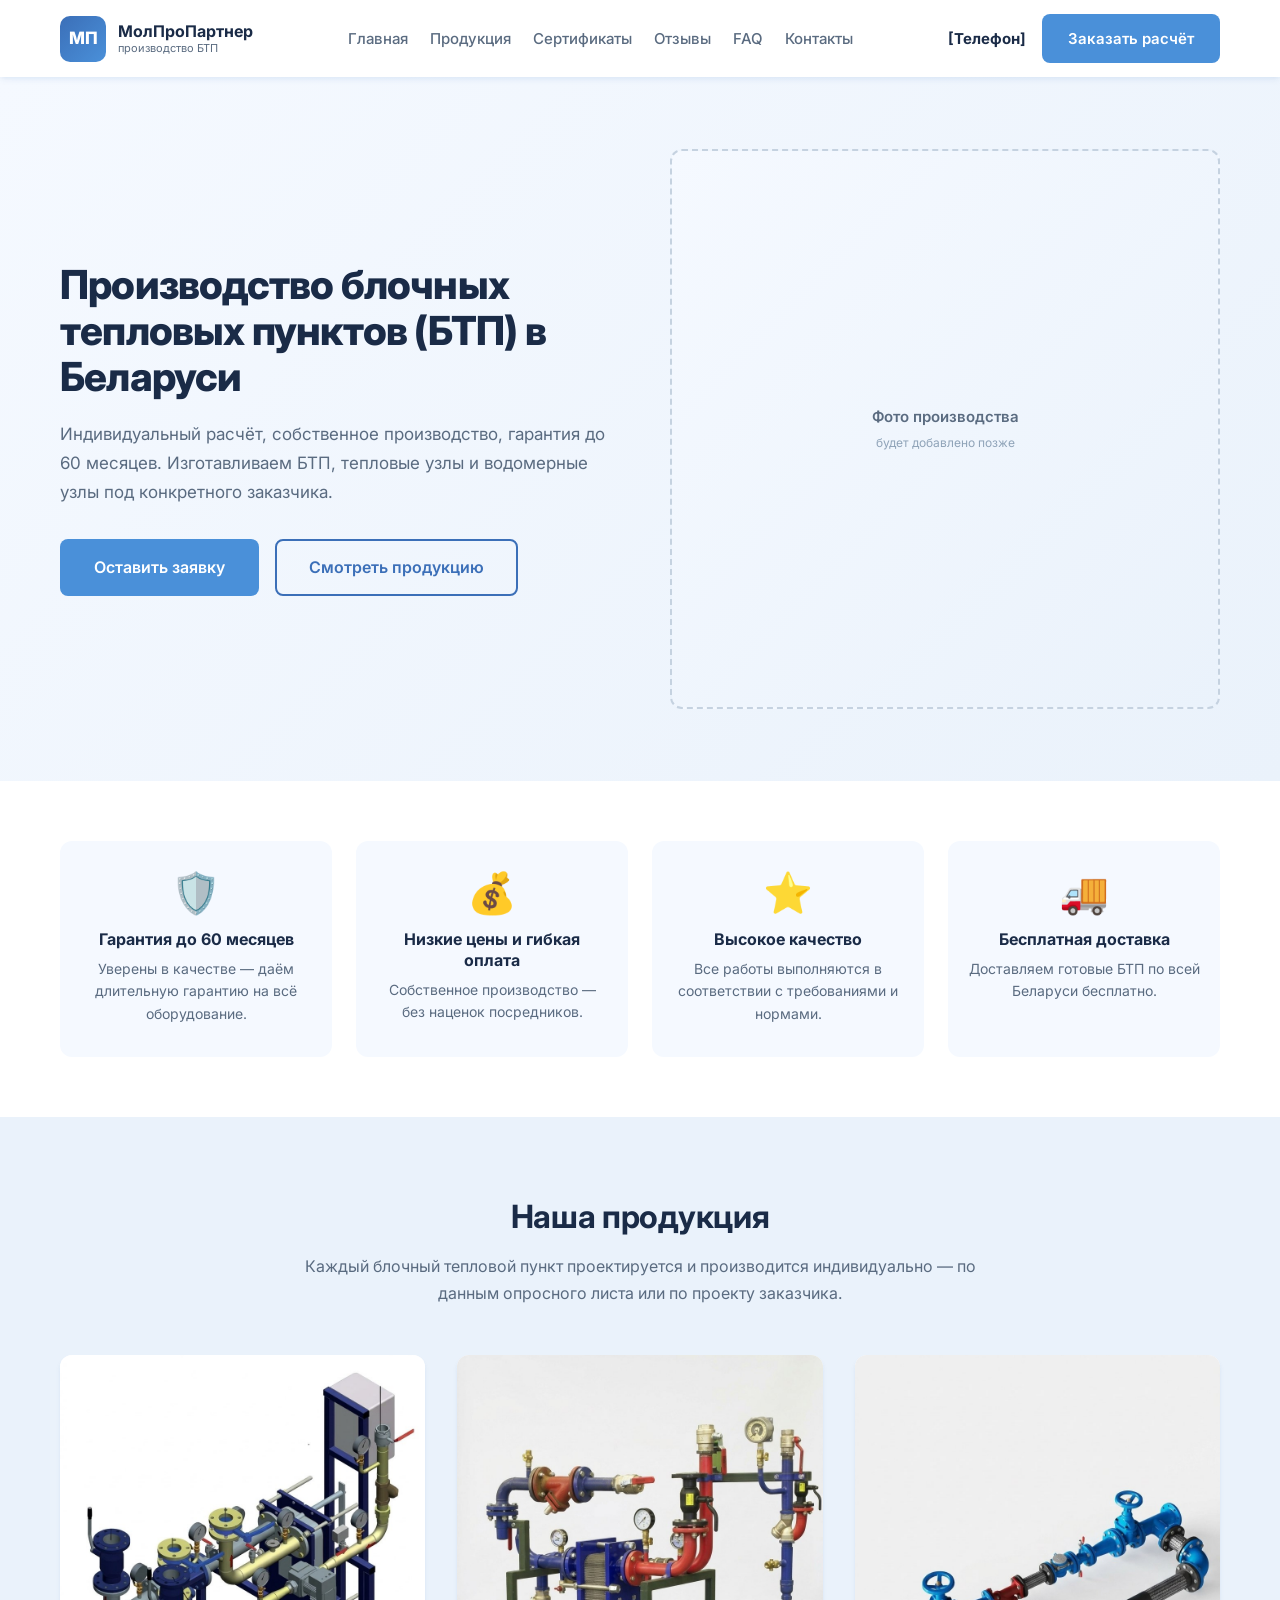
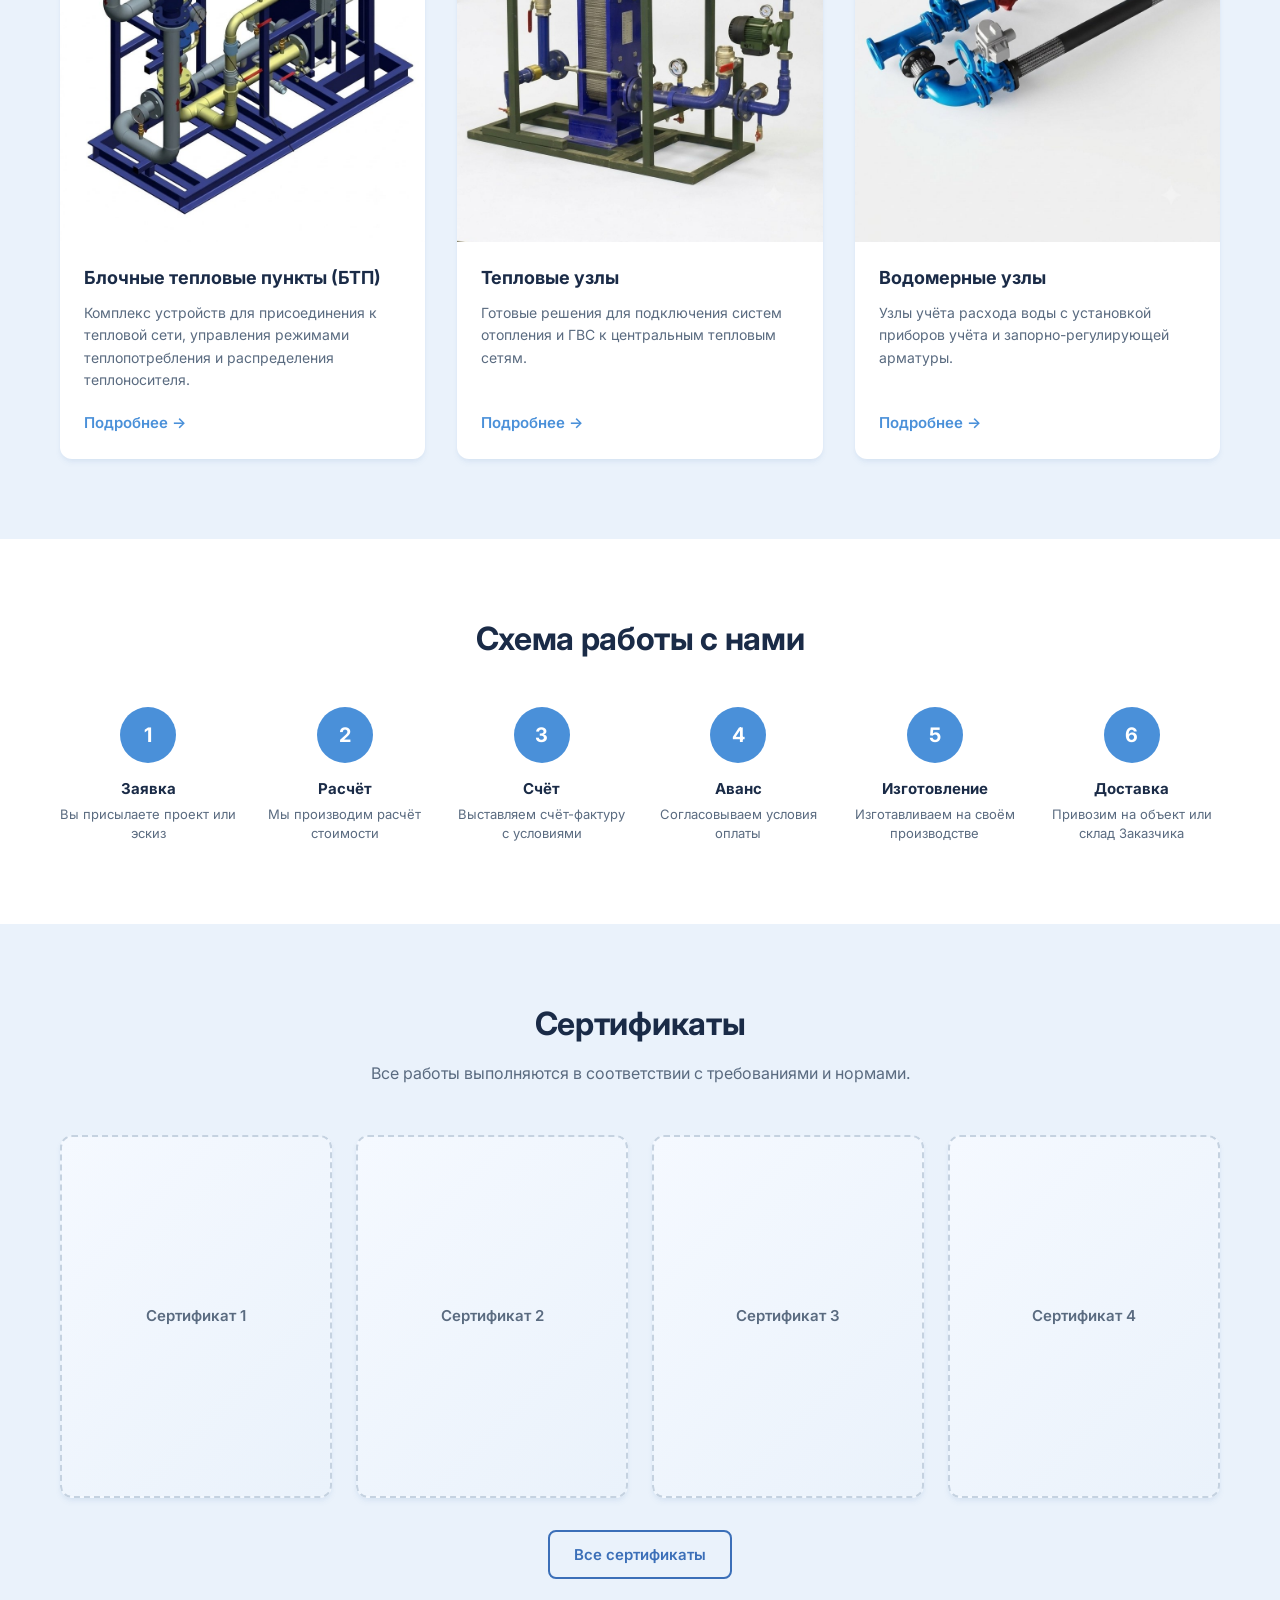
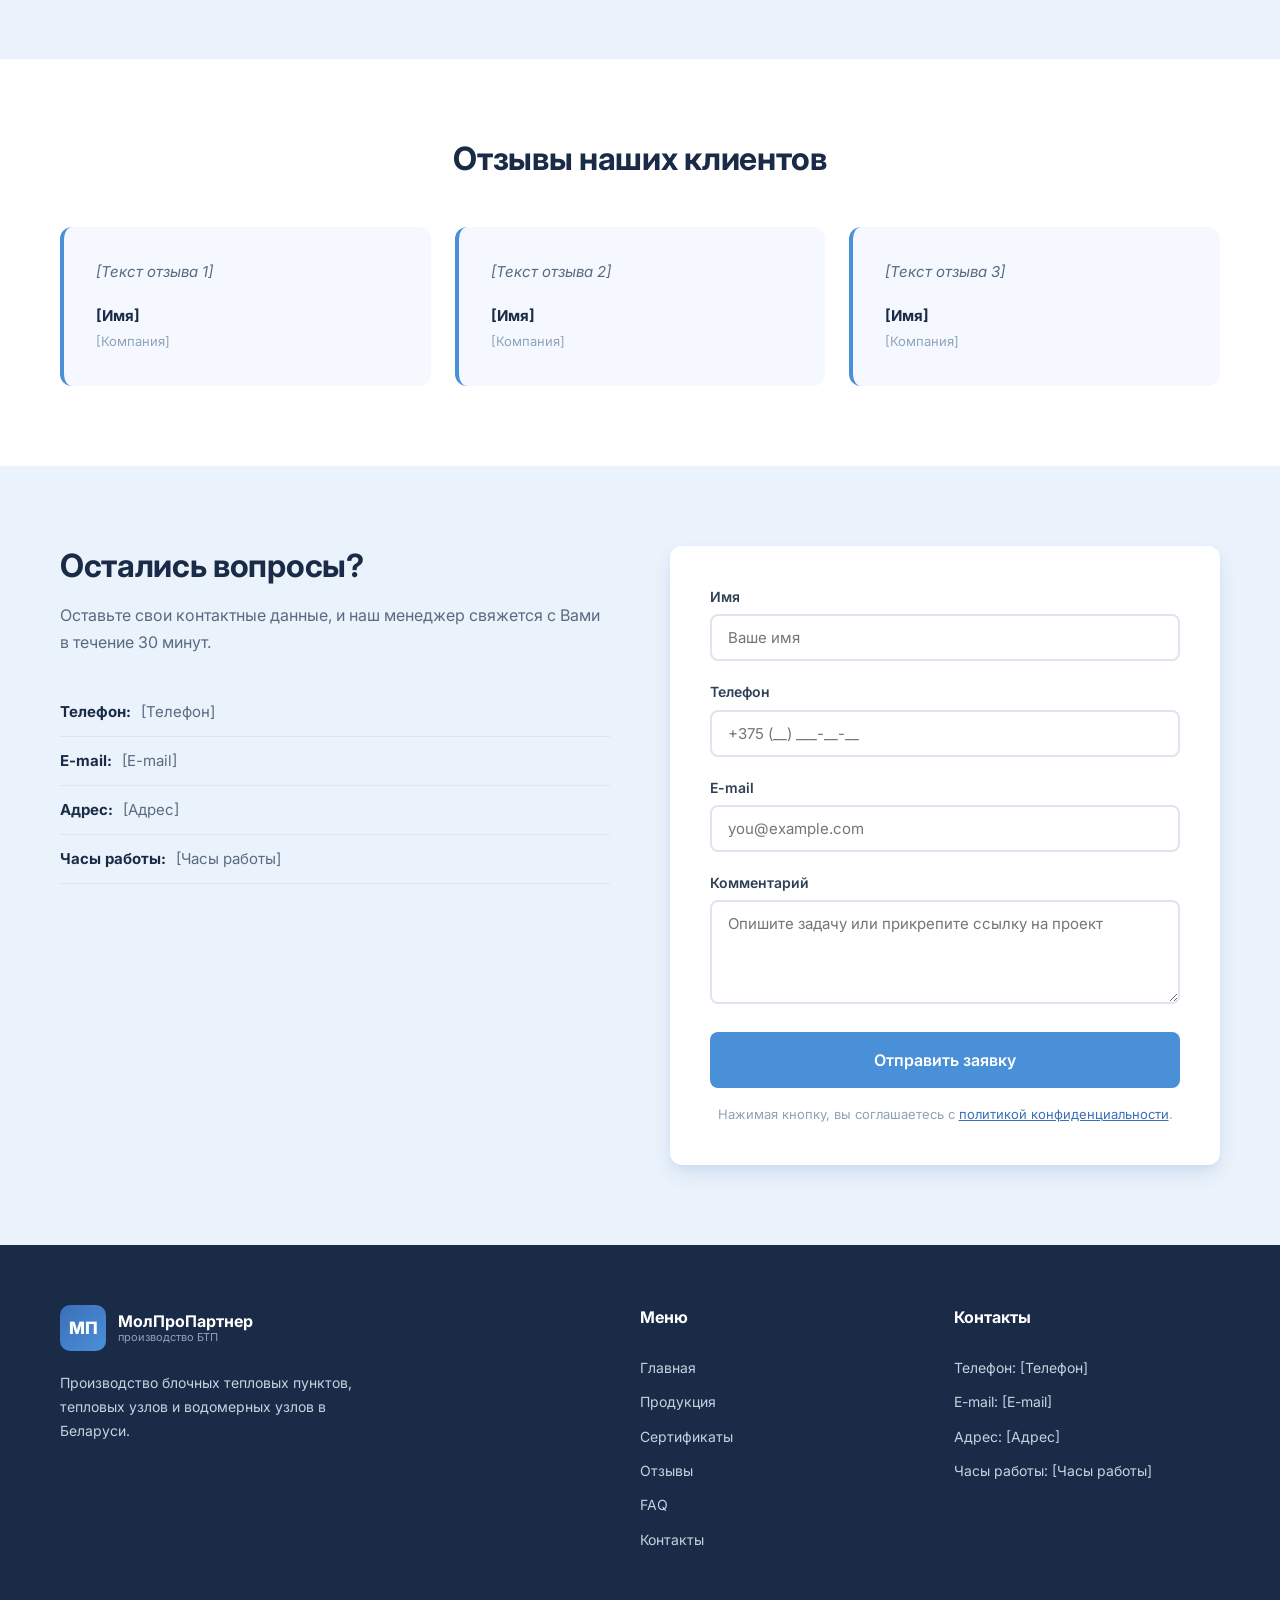
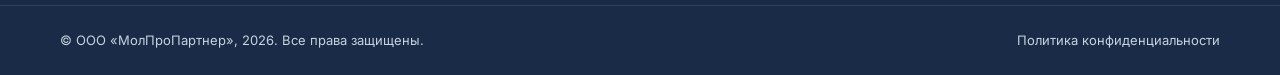
<file: index.html>
<!DOCTYPE html>
<html lang="ru">
<head>
    <meta charset="UTF-8">
    <meta name="viewport" content="width=device-width, initial-scale=1.0">
    <title>ООО «МолПроПартнер» — Производство блочных тепловых пунктов (БТП)</title>
    <meta name="description" content="Производство блочных тепловых пунктов, тепловых узлов и водомерных узлов в Беларуси. Индивидуальный расчёт, гарантия до 60 месяцев.">
    <link rel="stylesheet" href="css/style.css">
    <link rel="preconnect" href="https://fonts.googleapis.com">
    <link rel="preconnect" href="https://fonts.gstatic.com" crossorigin>
    <link href="https://fonts.googleapis.com/css2?family=Inter:wght@400;500;600;700;800&display=swap" rel="stylesheet">
</head>
<body>

<!-- ========== ШАПКА ========== -->
<header class="header">
    <div class="container header__inner">
        <a href="index.html" class="logo">
            <div class="logo__icon">МП</div>
            <div class="logo__text">
                <span class="logo__name">МолПроПартнер</span>
                <span class="logo__sub">производство БТП</span>
            </div>
        </a>

        <nav class="nav" id="nav">
            <a href="index.html" class="nav__link">Главная</a>
            <a href="products.html" class="nav__link">Продукция</a>
            <a href="certificates.html" class="nav__link">Сертификаты</a>
            <a href="reviews.html" class="nav__link">Отзывы</a>
            <a href="faq.html" class="nav__link">FAQ</a>
            <a href="contacts.html" class="nav__link">Контакты</a>
        </nav>

        <div class="header__actions">
            <a href="tel:" class="header__phone">[Телефон]</a>
            <a href="#contact-form" class="btn btn--primary">Заказать расчёт</a>
            <button class="burger" id="burger" aria-label="Меню">
                <span></span><span></span><span></span>
            </button>
        </div>
    </div>
</header>

<!-- ========== HERO ========== -->
<section class="hero">
    <div class="container hero__inner">
        <div class="hero__content">
            <h1 class="hero__title">
                Производство блочных тепловых пунктов (БТП) в Беларуси
            </h1>
            <p class="hero__subtitle">
                Индивидуальный расчёт, собственное производство, гарантия до 60 месяцев.
                Изготавливаем БТП, тепловые узлы и водомерные узлы под конкретного заказчика.
            </p>
            <div class="hero__buttons">
                <a href="#contact-form" class="btn btn--primary btn--lg">Оставить заявку</a>
                <a href="products.html" class="btn btn--outline btn--lg">Смотреть продукцию</a>
            </div>
        </div>
        <div class="hero__image">
            <div class="img-placeholder img-placeholder--hero">
                <span>Фото производства</span>
                <small>будет добавлено позже</small>
            </div>
        </div>
    </div>
</section>

<!-- ========== ПРЕИМУЩЕСТВА ========== -->
<section class="advantages">
    <div class="container">
        <div class="advantages__grid">
            <div class="advantage">
                <div class="advantage__icon">🛡️</div>
                <h3 class="advantage__title">Гарантия до 60 месяцев</h3>
                <p class="advantage__text">Уверены в качестве — даём длительную гарантию на всё оборудование.</p>
            </div>
            <div class="advantage">
                <div class="advantage__icon">💰</div>
                <h3 class="advantage__title">Низкие цены и гибкая оплата</h3>
                <p class="advantage__text">Собственное производство — без наценок посредников.</p>
            </div>
            <div class="advantage">
                <div class="advantage__icon">⭐</div>
                <h3 class="advantage__title">Высокое качество</h3>
                <p class="advantage__text">Все работы выполняются в соответствии с требованиями и нормами.</p>
            </div>
            <div class="advantage">
                <div class="advantage__icon">🚚</div>
                <h3 class="advantage__title">Бесплатная доставка</h3>
                <p class="advantage__text">Доставляем готовые БТП по всей Беларуси бесплатно.</p>
            </div>
        </div>
    </div>
</section>

<!-- ========== ПРОДУКЦИЯ ========== -->
<section class="products" id="products">
    <div class="container">
        <h2 class="section-title">Наша продукция</h2>
        <p class="section-subtitle">
            Каждый блочный тепловой пункт проектируется и производится индивидуально —
            по данным опросного листа или по проекту заказчика.
        </p>

        <div class="products__grid">
            <article class="product-card">
                <div class="product-card__image">
                    <img src="img/btp.jpg" alt="Блочные тепловые пункты">
                </div>
                <div class="product-card__body">
                    <h3 class="product-card__title">Блочные тепловые пункты (БТП)</h3>
                    <p class="product-card__text">
                        Комплекс устройств для присоединения к тепловой сети, управления режимами
                        теплопотребления и распределения теплоносителя.
                    </p>
                    <a href="products.html#btp" class="product-card__link">Подробнее →</a>
                </div>
            </article>

            <article class="product-card">
                <div class="product-card__image">
                    <img src="img/heat-units.jpg" alt="Тепловые узлы">
                </div>
                <div class="product-card__body">
                    <h3 class="product-card__title">Тепловые узлы</h3>
                    <p class="product-card__text">
                        Готовые решения для подключения систем отопления и ГВС
                        к центральным тепловым сетям.
                    </p>
                    <a href="products.html#heat-units" class="product-card__link">Подробнее →</a>
                </div>
            </article>

            <article class="product-card">
                <div class="product-card__image">
                    <img src="img/water-units.jpg" alt="Водомерные узлы">
                </div>
                <div class="product-card__body">
                    <h3 class="product-card__title">Водомерные узлы</h3>
                    <p class="product-card__text">
                        Узлы учёта расхода воды с установкой приборов учёта
                        и запорно-регулирующей арматуры.
                    </p>
                    <a href="products.html#water-units" class="product-card__link">Подробнее →</a>
                </div>
            </article>
        </div>
    </div>
</section>

<!-- ========== СХЕМА РАБОТЫ ========== -->
<section class="workflow">
    <div class="container">
        <h2 class="section-title">Схема работы с нами</h2>
        <div class="workflow__grid">
            <div class="step">
                <div class="step__number">1</div>
                <h4 class="step__title">Заявка</h4>
                <p class="step__text">Вы присылаете проект или эскиз</p>
            </div>
            <div class="step">
                <div class="step__number">2</div>
                <h4 class="step__title">Расчёт</h4>
                <p class="step__text">Мы производим расчёт стоимости</p>
            </div>
            <div class="step">
                <div class="step__number">3</div>
                <h4 class="step__title">Счёт</h4>
                <p class="step__text">Выставляем счёт-фактуру с условиями</p>
            </div>
            <div class="step">
                <div class="step__number">4</div>
                <h4 class="step__title">Аванс</h4>
                <p class="step__text">Согласовываем условия оплаты</p>
            </div>
            <div class="step">
                <div class="step__number">5</div>
                <h4 class="step__title">Изготовление</h4>
                <p class="step__text">Изготавливаем на своём производстве</p>
            </div>
            <div class="step">
                <div class="step__number">6</div>
                <h4 class="step__title">Доставка</h4>
                <p class="step__text">Привозим на объект или склад Заказчика</p>
            </div>
        </div>
    </div>
</section>

<!-- ========== СЕРТИФИКАТЫ (превью) ========== -->
<section class="certificates-preview">
    <div class="container">
        <h2 class="section-title">Сертификаты</h2>
        <p class="section-subtitle">
            Все работы выполняются в соответствии с требованиями и нормами.
        </p>
        <div class="certificates-preview__grid">
            <div class="cert-preview">
                <div class="img-placeholder img-placeholder--cert"><span>Сертификат 1</span></div>
            </div>
            <div class="cert-preview">
                <div class="img-placeholder img-placeholder--cert"><span>Сертификат 2</span></div>
            </div>
            <div class="cert-preview">
                <div class="img-placeholder img-placeholder--cert"><span>Сертификат 3</span></div>
            </div>
            <div class="cert-preview">
                <div class="img-placeholder img-placeholder--cert"><span>Сертификат 4</span></div>
            </div>
        </div>
        <div class="certificates-preview__more">
            <a href="certificates.html" class="btn btn--outline">Все сертификаты</a>
        </div>
    </div>
</section>

<!-- ========== ОТЗЫВЫ ========== -->
<section class="reviews">
    <div class="container">
        <h2 class="section-title">Отзывы наших клиентов</h2>
        <div class="reviews__grid">
            <div class="review">
                <p class="review__text">[Текст отзыва 1]</p>
                <div class="review__author">
                    <strong>[Имя]</strong>
                    <span>[Компания]</span>
                </div>
            </div>
            <div class="review">
                <p class="review__text">[Текст отзыва 2]</p>
                <div class="review__author">
                    <strong>[Имя]</strong>
                    <span>[Компания]</span>
                </div>
            </div>
            <div class="review">
                <p class="review__text">[Текст отзыва 3]</p>
                <div class="review__author">
                    <strong>[Имя]</strong>
                    <span>[Компания]</span>
                </div>
            </div>
        </div>
    </div>
</section>

<!-- ========== ФОРМА ЗАЯВКИ ========== -->
<section class="contact" id="contact-form">
    <div class="container contact__inner">
        <div class="contact__info">
            <h2 class="section-title section-title--left">Остались вопросы?</h2>
            <p class="contact__text">
                Оставьте свои контактные данные, и наш менеджер свяжется с Вами в течение 30 минут.
            </p>
            <ul class="contact__list">
                <li><strong>Телефон:</strong> [Телефон]</li>
                <li><strong>E-mail:</strong> [E-mail]</li>
                <li><strong>Адрес:</strong> [Адрес]</li>
                <li><strong>Часы работы:</strong> [Часы работы]</li>
            </ul>
        </div>

        <form class="contact__form" id="leadForm">
            <div class="form-group">
                <label for="name">Имя</label>
                <input type="text" id="name" name="name" placeholder="Ваше имя" required>
            </div>
            <div class="form-group">
                <label for="phone">Телефон</label>
                <input type="tel" id="phone" name="phone" placeholder="+375 (__) ___-__-__" required>
            </div>
            <div class="form-group">
                <label for="email">E-mail</label>
                <input type="email" id="email" name="email" placeholder="you@example.com">
            </div>
            <div class="form-group">
                <label for="message">Комментарий</label>
                <textarea id="message" name="message" rows="4" placeholder="Опишите задачу или прикрепите ссылку на проект"></textarea>
            </div>
            <button type="submit" class="btn btn--primary btn--lg btn--block">Отправить заявку</button>
            <p class="form-note">Нажимая кнопку, вы соглашаетесь с <a href="privacy.html">политикой конфиденциальности</a>.</p>
        </form>
    </div>
</section>

<!-- ========== ПОДВАЛ ========== -->
<footer class="footer">
    <div class="container footer__inner">
        <div class="footer__col">
            <div class="logo logo--footer">
                <div class="logo__icon">МП</div>
                <div class="logo__text">
                    <span class="logo__name">МолПроПартнер</span>
                    <span class="logo__sub">производство БТП</span>
                </div>
            </div>
            <p class="footer__desc">
                Производство блочных тепловых пунктов, тепловых узлов и водомерных узлов в Беларуси.
            </p>
        </div>

        <div class="footer__col">
            <h4 class="footer__title">Меню</h4>
            <ul class="footer__list">
                <li><a href="index.html">Главная</a></li>
                <li><a href="products.html">Продукция</a></li>
                <li><a href="certificates.html">Сертификаты</a></li>
                <li><a href="reviews.html">Отзывы</a></li>
                <li><a href="faq.html">FAQ</a></li>
                <li><a href="contacts.html">Контакты</a></li>
            </ul>
        </div>

        <div class="footer__col">
            <h4 class="footer__title">Контакты</h4>
            <ul class="footer__list">
                <li>Телефон: [Телефон]</li>
                <li>E-mail: [E-mail]</li>
                <li>Адрес: [Адрес]</li>
                <li>Часы работы: [Часы работы]</li>
            </ul>
        </div>
    </div>

    <div class="footer__bottom">
        <div class="container footer__bottom-inner">
            <span>© ООО «МолПроПартнер», 2026. Все права защищены.</span>
            <a href="privacy.html">Политика конфиденциальности</a>
        </div>
    </div>
</footer>

<script src="js/script.js"></script>
</body>
</html>
</file>
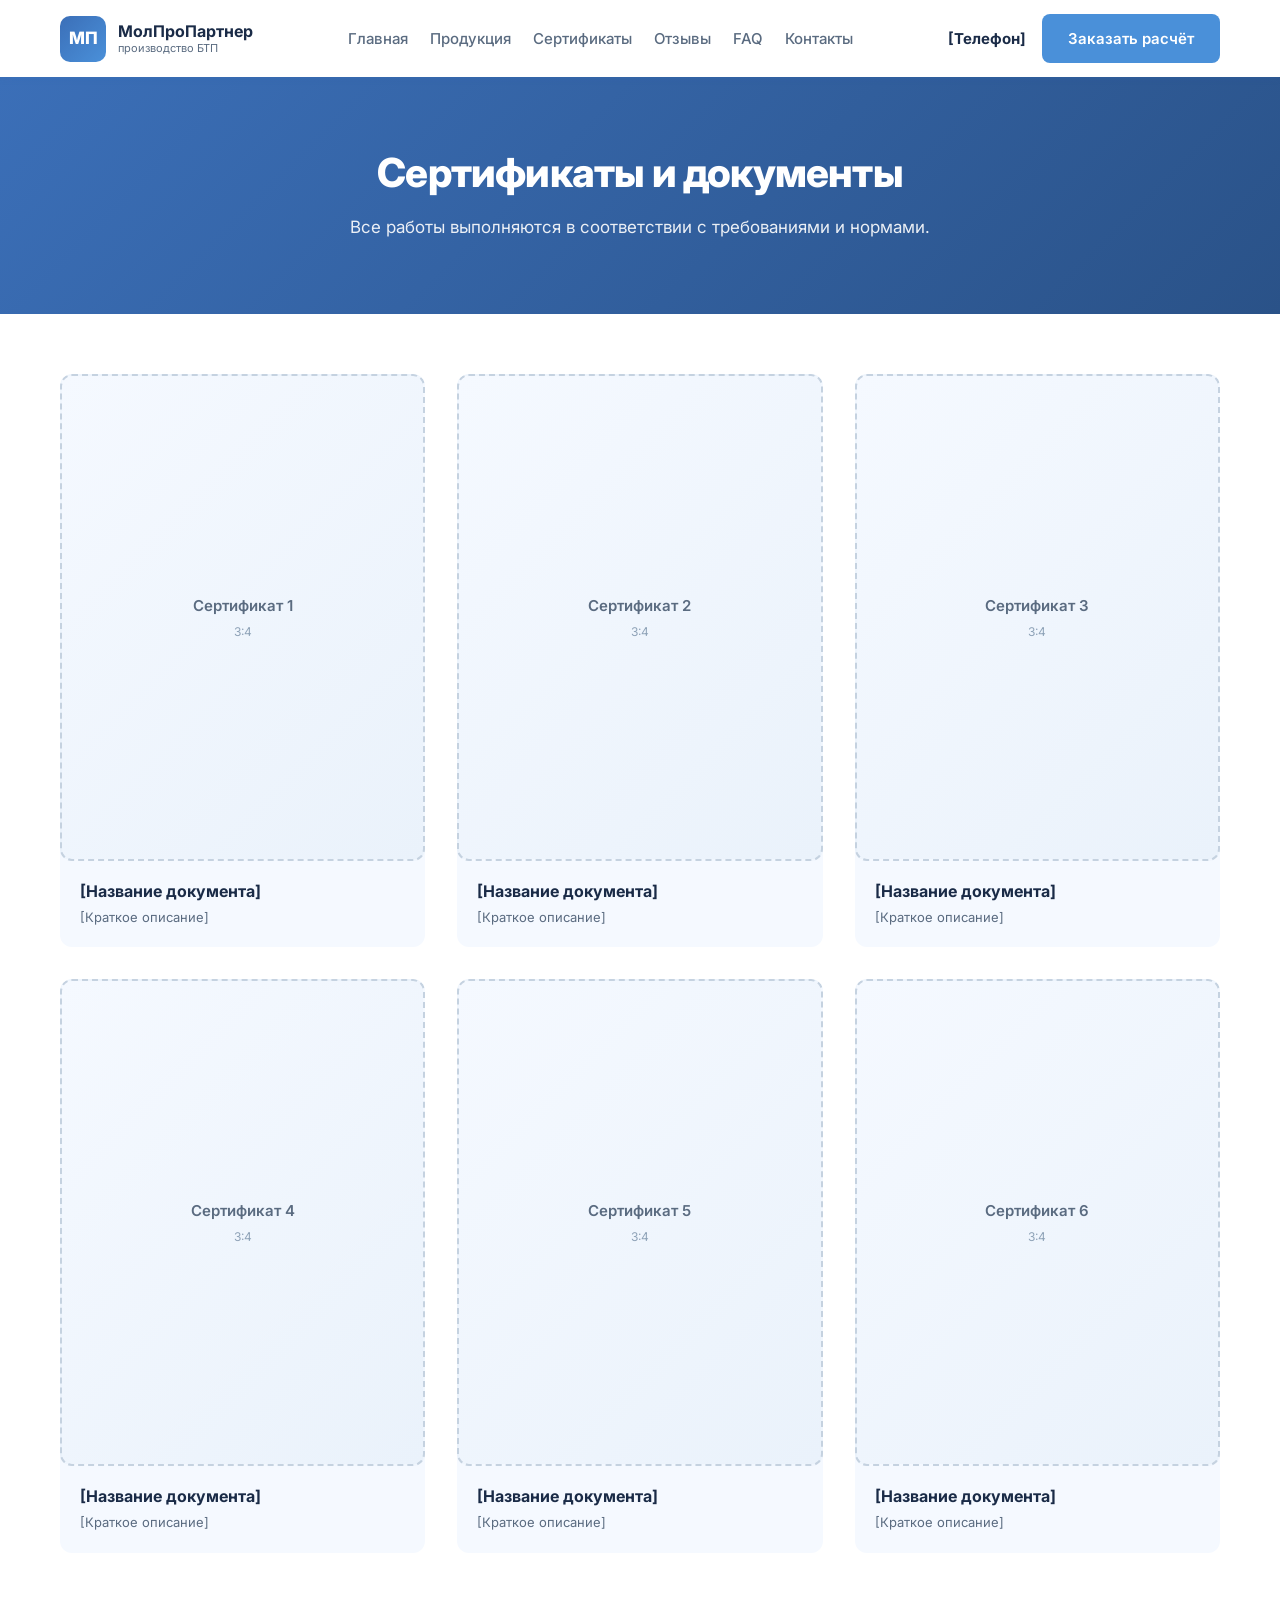
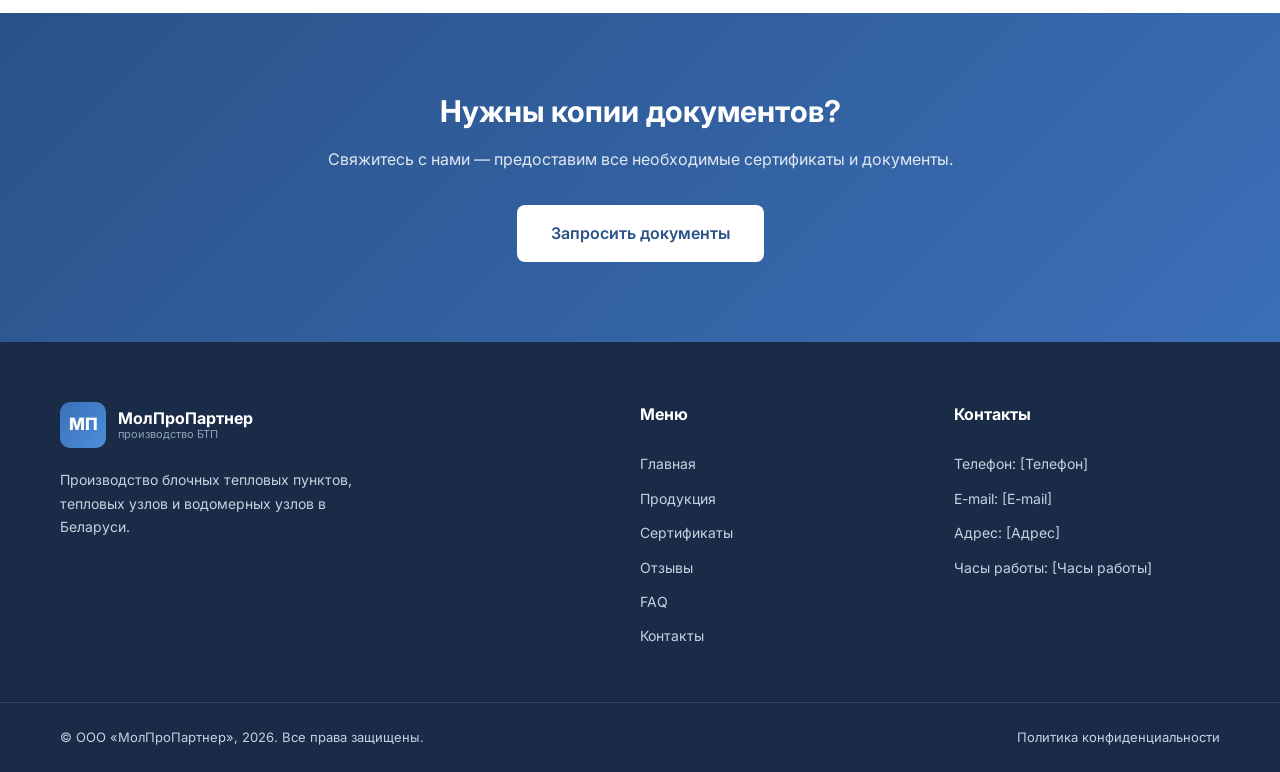
<file: certificates.html>
<!DOCTYPE html>
<html lang="ru">
<head>
    <meta charset="UTF-8">
    <meta name="viewport" content="width=device-width, initial-scale=1.0">
    <title>Сертификаты и документы — ООО «МолПроПартнер»</title>
    <link rel="stylesheet" href="css/style.css">
    <link rel="preconnect" href="https://fonts.googleapis.com">
    <link rel="preconnect" href="https://fonts.gstatic.com" crossorigin>
    <link href="https://fonts.googleapis.com/css2?family=Inter:wght@400;500;600;700;800&display=swap" rel="stylesheet">
</head>
<body>

<header class="header">
    <div class="container header__inner">
        <a href="index.html" class="logo">
            <div class="logo__icon">МП</div>
            <div class="logo__text">
                <span class="logo__name">МолПроПартнер</span>
                <span class="logo__sub">производство БТП</span>
            </div>
        </a>
        <nav class="nav" id="nav">
            <a href="index.html" class="nav__link">Главная</a>
            <a href="products.html" class="nav__link">Продукция</a>
            <a href="certificates.html" class="nav__link">Сертификаты</a>
            <a href="reviews.html" class="nav__link">Отзывы</a>
            <a href="faq.html" class="nav__link">FAQ</a>
            <a href="contacts.html" class="nav__link">Контакты</a>
        </nav>
        <div class="header__actions">
            <a href="tel:" class="header__phone">[Телефон]</a>
            <a href="index.html#contact-form" class="btn btn--primary">Заказать расчёт</a>
            <button class="burger" id="burger" aria-label="Меню">
                <span></span><span></span><span></span>
            </button>
        </div>
    </div>
</header>

<section class="page-hero">
    <div class="container">
        <h1 class="page-hero__title">Сертификаты и документы</h1>
        <p class="page-hero__subtitle">
            Все работы выполняются в соответствии с требованиями и нормами.
        </p>
    </div>
</section>

<section class="certificates">
    <div class="container">
        <div class="certificates__grid">
            <div class="cert-card">
                <div class="cert-card__image">
                    <div class="img-placeholder img-placeholder--cert">
                        <span>Сертификат 1</span>
                        <small>3:4</small>
                    </div>
                </div>
                <h3 class="cert-card__title">[Название документа]</h3>
                <p class="cert-card__text">[Краткое описание]</p>
            </div>

            <div class="cert-card">
                <div class="cert-card__image">
                    <div class="img-placeholder img-placeholder--cert">
                        <span>Сертификат 2</span>
                        <small>3:4</small>
                    </div>
                </div>
                <h3 class="cert-card__title">[Название документа]</h3>
                <p class="cert-card__text">[Краткое описание]</p>
            </div>

            <div class="cert-card">
                <div class="cert-card__image">
                    <div class="img-placeholder img-placeholder--cert">
                        <span>Сертификат 3</span>
                        <small>3:4</small>
                    </div>
                </div>
                <h3 class="cert-card__title">[Название документа]</h3>
                <p class="cert-card__text">[Краткое описание]</p>
            </div>

            <div class="cert-card">
                <div class="cert-card__image">
                    <div class="img-placeholder img-placeholder--cert">
                        <span>Сертификат 4</span>
                        <small>3:4</small>
                    </div>
                </div>
                <h3 class="cert-card__title">[Название документа]</h3>
                <p class="cert-card__text">[Краткое описание]</p>
            </div>

            <div class="cert-card">
                <div class="cert-card__image">
                    <div class="img-placeholder img-placeholder--cert">
                        <span>Сертификат 5</span>
                        <small>3:4</small>
                    </div>
                </div>
                <h3 class="cert-card__title">[Название документа]</h3>
                <p class="cert-card__text">[Краткое описание]</p>
            </div>

            <div class="cert-card">
                <div class="cert-card__image">
                    <div class="img-placeholder img-placeholder--cert">
                        <span>Сертификат 6</span>
                        <small>3:4</small>
                    </div>
                </div>
                <h3 class="cert-card__title">[Название документа]</h3>
                <p class="cert-card__text">[Краткое описание]</p>
            </div>
        </div>
    </div>
</section>

<section class="cta-block">
    <div class="container cta-block__inner">
        <h2 class="cta-block__title">Нужны копии документов?</h2>
        <p class="cta-block__text">
            Свяжитесь с нами — предоставим все необходимые сертификаты и документы.
        </p>
        <a href="index.html#contact-form" class="btn btn--primary btn--lg">Запросить документы</a>
    </div>
</section>

<footer class="footer">
    <div class="container footer__inner">
        <div class="footer__col">
            <div class="logo logo--footer">
                <div class="logo__icon">МП</div>
                <div class="logo__text">
                    <span class="logo__name">МолПроПартнер</span>
                    <span class="logo__sub">производство БТП</span>
                </div>
            </div>
            <p class="footer__desc">
                Производство блочных тепловых пунктов, тепловых узлов и водомерных узлов в Беларуси.
            </p>
        </div>
        <div class="footer__col">
            <h4 class="footer__title">Меню</h4>
            <ul class="footer__list">
                <li><a href="index.html">Главная</a></li>
                <li><a href="products.html">Продукция</a></li>
                <li><a href="certificates.html">Сертификаты</a></li>
                <li><a href="reviews.html">Отзывы</a></li>
                <li><a href="faq.html">FAQ</a></li>
                <li><a href="contacts.html">Контакты</a></li>
            </ul>
        </div>
        <div class="footer__col">
            <h4 class="footer__title">Контакты</h4>
            <ul class="footer__list">
                <li>Телефон: [Телефон]</li>
                <li>E-mail: [E-mail]</li>
                <li>Адрес: [Адрес]</li>
                <li>Часы работы: [Часы работы]</li>
            </ul>
        </div>
    </div>
    <div class="footer__bottom">
        <div class="container footer__bottom-inner">
            <span>© ООО «МолПроПартнер», 2026. Все права защищены.</span>
            <a href="privacy.html">Политика конфиденциальности</a>
        </div>
    </div>
</footer>

<script src="js/script.js"></script>
</body>
</html>
</file>
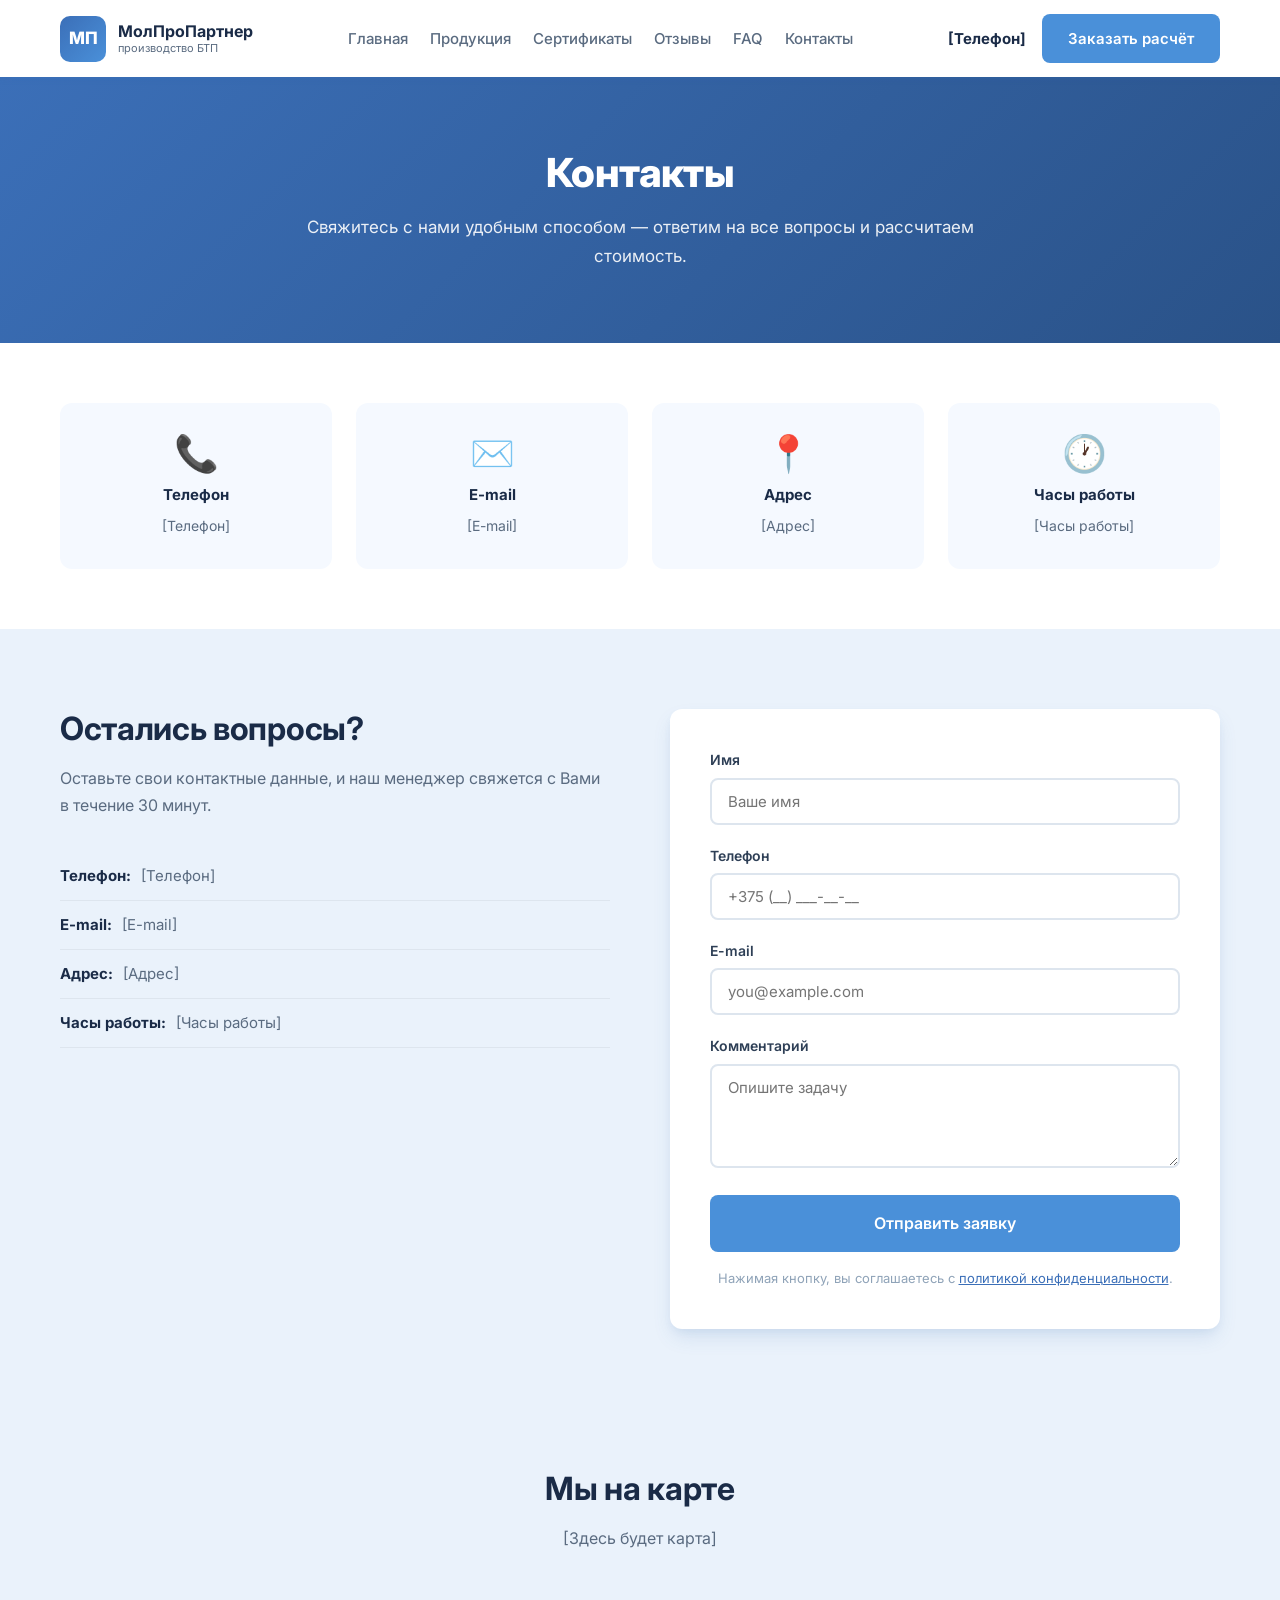
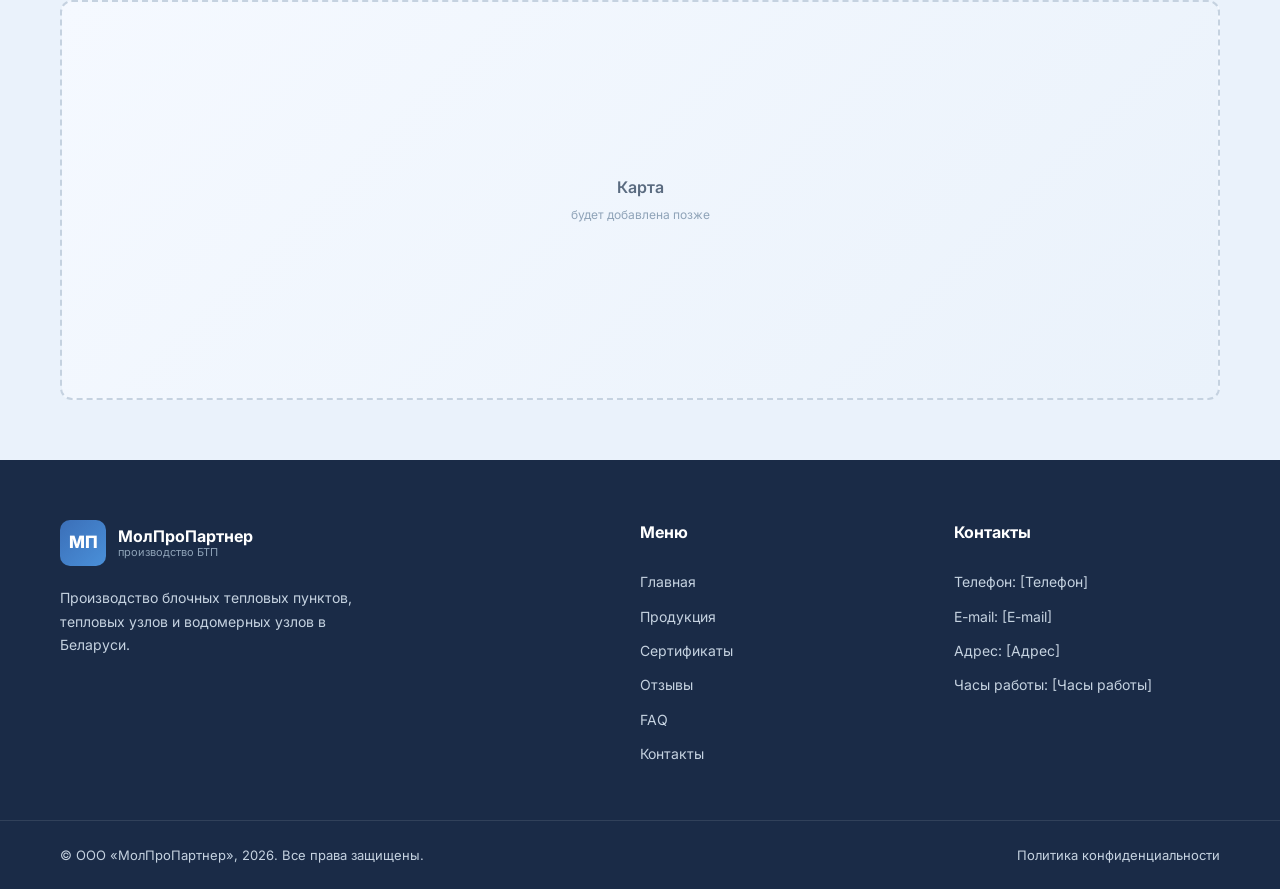
<file: contacts.html>
<!DOCTYPE html>
<html lang="ru">
<head>
    <meta charset="UTF-8">
    <meta name="viewport" content="width=device-width, initial-scale=1.0">
    <title>Контакты — ООО «МолПроПартнер»</title>
    <meta name="description" content="Свяжитесь с нами для расчёта стоимости блочных тепловых пунктов.">
    <link rel="stylesheet" href="css/style.css">
    <link rel="preconnect" href="https://fonts.googleapis.com">
    <link rel="preconnect" href="https://fonts.gstatic.com" crossorigin>
    <link href="https://fonts.googleapis.com/css2?family=Inter:wght@400;500;600;700;800&display=swap" rel="stylesheet">
</head>
<body>

<header class="header">
    <div class="container header__inner">
        <a href="index.html" class="logo">
            <div class="logo__icon">МП</div>
            <div class="logo__text">
                <span class="logo__name">МолПроПартнер</span>
                <span class="logo__sub">производство БТП</span>
            </div>
        </a>
        <nav class="nav" id="nav">
            <a href="index.html" class="nav__link">Главная</a>
            <a href="products.html" class="nav__link">Продукция</a>
            <a href="certificates.html" class="nav__link">Сертификаты</a>
            <a href="reviews.html" class="nav__link">Отзывы</a>
            <a href="faq.html" class="nav__link">FAQ</a>
            <a href="contacts.html" class="nav__link">Контакты</a>
        </nav>
        <div class="header__actions">
            <a href="tel:" class="header__phone">[Телефон]</a>
            <a href="#contact-form" class="btn btn--primary">Заказать расчёт</a>
            <button class="burger" id="burger" aria-label="Меню">
                <span></span><span></span><span></span>
            </button>
        </div>
    </div>
</header>

<section class="page-hero">
    <div class="container">
        <h1 class="page-hero__title">Контакты</h1>
        <p class="page-hero__subtitle">
            Свяжитесь с нами удобным способом — ответим на все вопросы и рассчитаем стоимость.
        </p>
    </div>
</section>

<section class="contact-page">
    <div class="container">
        <div class="contact-page__grid">
            <div class="contact-card">
                <div class="contact-card__icon">📞</div>
                <h3 class="contact-card__title">Телефон</h3>
                <p class="contact-card__text">[Телефон]</p>
            </div>
            <div class="contact-card">
                <div class="contact-card__icon">✉️</div>
                <h3 class="contact-card__title">E-mail</h3>
                <p class="contact-card__text">[E-mail]</p>
            </div>
            <div class="contact-card">
                <div class="contact-card__icon">📍</div>
                <h3 class="contact-card__title">Адрес</h3>
                <p class="contact-card__text">[Адрес]</p>
            </div>
            <div class="contact-card">
                <div class="contact-card__icon">🕐</div>
                <h3 class="contact-card__title">Часы работы</h3>
                <p class="contact-card__text">[Часы работы]</p>
            </div>
        </div>
    </div>
</section>

<section class="contact" id="contact-form">
    <div class="container contact__inner">
        <div class="contact__info">
            <h2 class="section-title section-title--left">Остались вопросы?</h2>
            <p class="contact__text">
                Оставьте свои контактные данные, и наш менеджер свяжется с Вами в течение 30 минут.
            </p>
            <ul class="contact__list">
                <li><strong>Телефон:</strong> [Телефон]</li>
                <li><strong>E-mail:</strong> [E-mail]</li>
                <li><strong>Адрес:</strong> [Адрес]</li>
                <li><strong>Часы работы:</strong> [Часы работы]</li>
            </ul>
        </div>

        <form class="contact__form" id="leadForm">
            <div class="form-group">
                <label for="name">Имя</label>
                <input type="text" id="name" name="name" placeholder="Ваше имя" required>
            </div>
            <div class="form-group">
                <label for="phone">Телефон</label>
                <input type="tel" id="phone" name="phone" placeholder="+375 (__) ___-__-__" required>
            </div>
            <div class="form-group">
                <label for="email">E-mail</label>
                <input type="email" id="email" name="email" placeholder="you@example.com">
            </div>
            <div class="form-group">
                <label for="message">Комментарий</label>
                <textarea id="message" name="message" rows="4" placeholder="Опишите задачу"></textarea>
            </div>
            <button type="submit" class="btn btn--primary btn--lg btn--block">Отправить заявку</button>
            <p class="form-note">Нажимая кнопку, вы соглашаетесь с <a href="privacy.html">политикой конфиденциальности</a>.</p>
        </form>
    </div>
</section>

<section class="map-section">
    <div class="container">
        <h2 class="section-title">Мы на карте</h2>
        <p class="section-subtitle">[Здесь будет карта]</p>
        <div class="map-placeholder">
            <span>Карта</span>
            <small>будет добавлена позже</small>
        </div>
    </div>
</section>

<footer class="footer">
    <div class="container footer__inner">
        <div class="footer__col">
            <div class="logo logo--footer">
                <div class="logo__icon">МП</div>
                <div class="logo__text">
                    <span class="logo__name">МолПроПартнер</span>
                    <span class="logo__sub">производство БТП</span>
                </div>
            </div>
            <p class="footer__desc">
                Производство блочных тепловых пунктов, тепловых узлов и водомерных узлов в Беларуси.
            </p>
        </div>
        <div class="footer__col">
            <h4 class="footer__title">Меню</h4>
            <ul class="footer__list">
                <li><a href="index.html">Главная</a></li>
                <li><a href="products.html">Продукция</a></li>
                <li><a href="certificates.html">Сертификаты</a></li>
                <li><a href="reviews.html">Отзывы</a></li>
                <li><a href="faq.html">FAQ</a></li>
                <li><a href="contacts.html">Контакты</a></li>
            </ul>
        </div>
        <div class="footer__col">
            <h4 class="footer__title">Контакты</h4>
            <ul class="footer__list">
                <li>Телефон: [Телефон]</li>
                <li>E-mail: [E-mail]</li>
                <li>Адрес: [Адрес]</li>
                <li>Часы работы: [Часы работы]</li>
            </ul>
        </div>
    </div>
    <div class="footer__bottom">
        <div class="container footer__bottom-inner">
            <span>© ООО «МолПроПартнер», 2026. Все права защищены.</span>
            <a href="privacy.html">Политика конфиденциальности</a>
        </div>
    </div>
</footer>

<script src="js/script.js"></script>
</body>
</html>
</file>
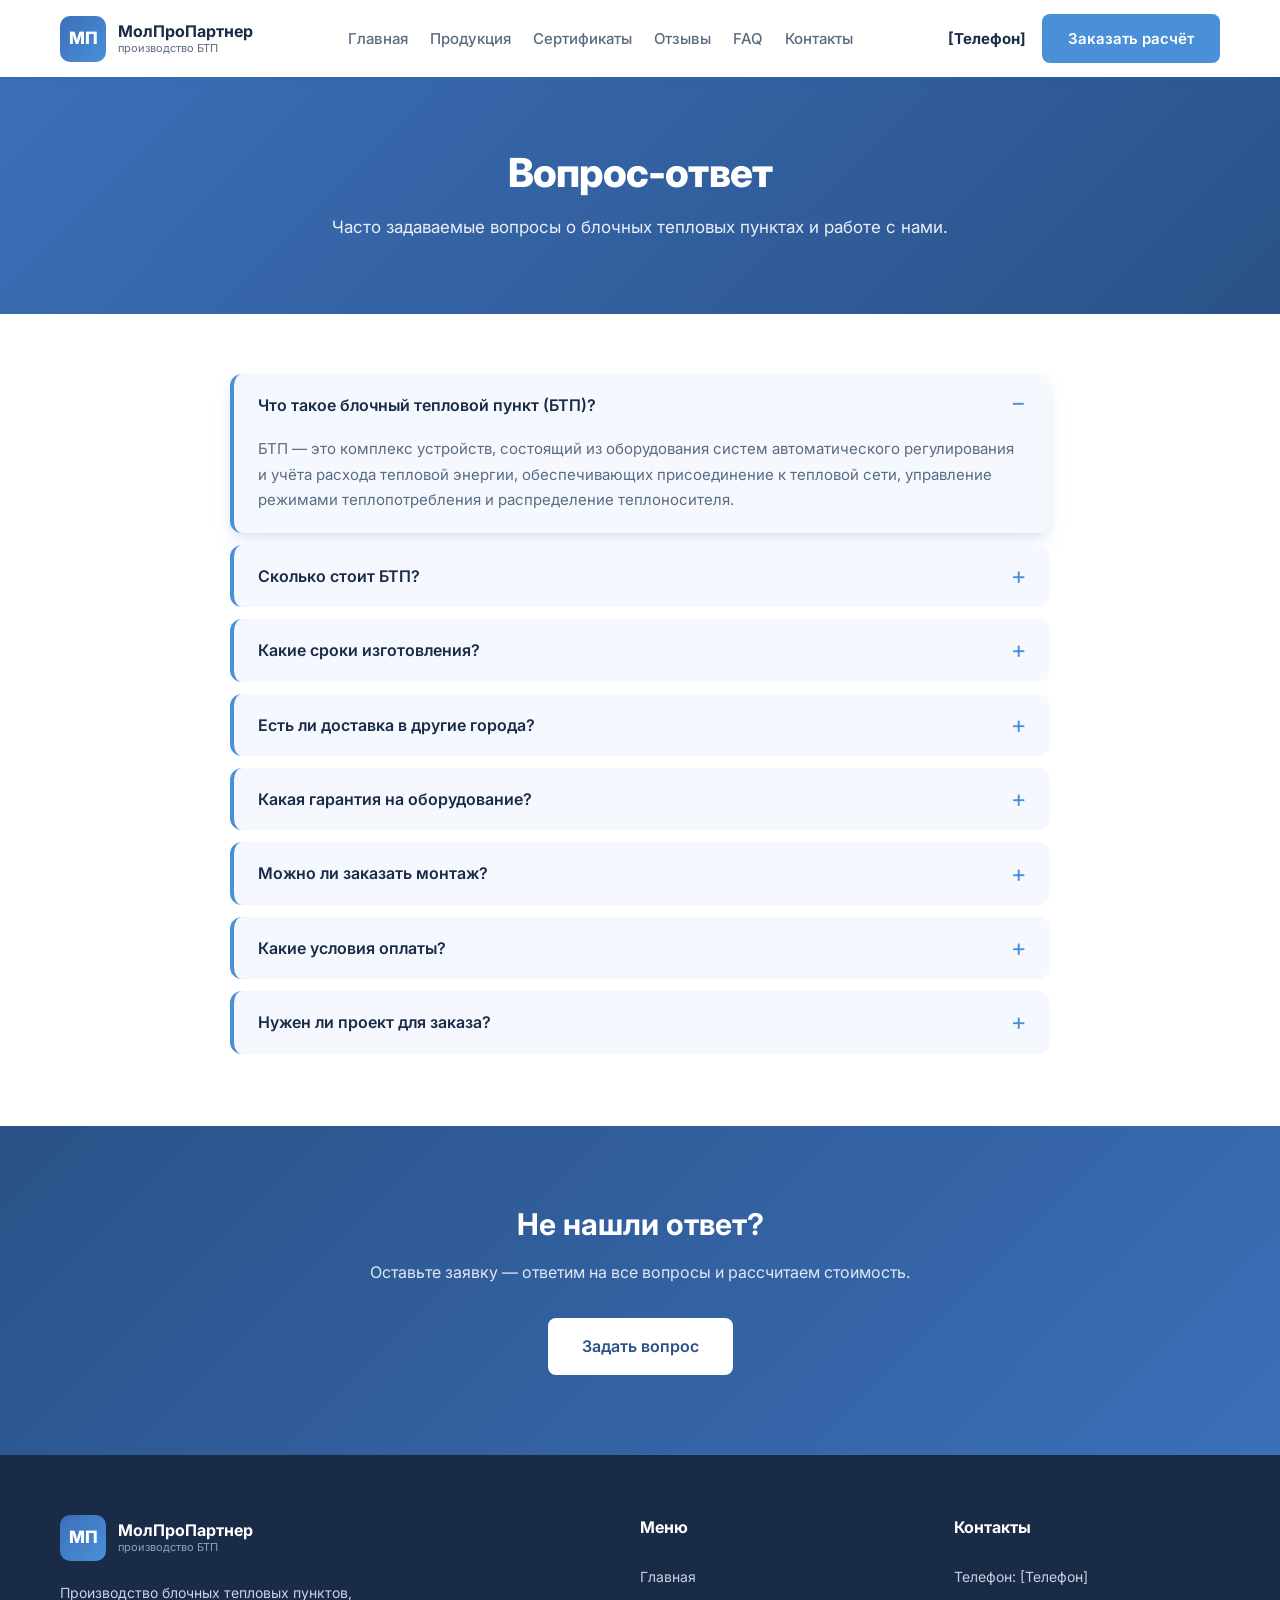
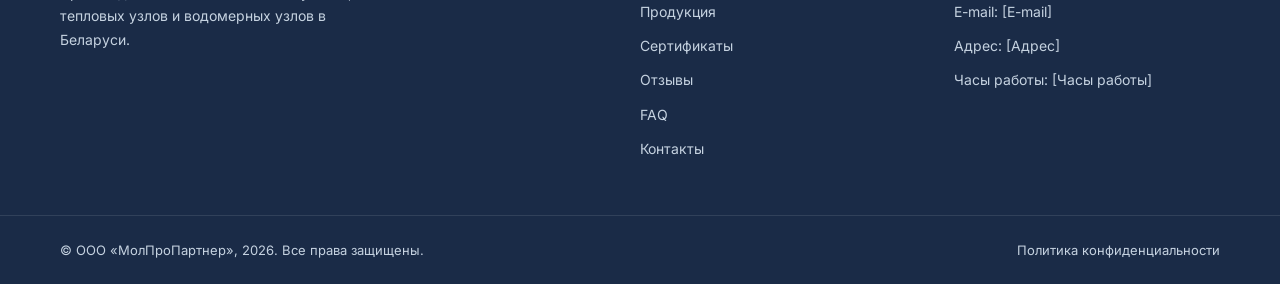
<file: faq.html>
<!DOCTYPE html>
<html lang="ru">
<head>
    <meta charset="UTF-8">
    <meta name="viewport" content="width=device-width, initial-scale=1.0">
    <title>Вопрос-ответ — ООО «МолПроПартнер»</title>
    <link rel="stylesheet" href="css/style.css">
    <link rel="preconnect" href="https://fonts.googleapis.com">
    <link rel="preconnect" href="https://fonts.gstatic.com" crossorigin>
    <link href="https://fonts.googleapis.com/css2?family=Inter:wght@400;500;600;700;800&display=swap" rel="stylesheet">
</head>
<body>

<header class="header">
    <div class="container header__inner">
        <a href="index.html" class="logo">
            <div class="logo__icon">МП</div>
            <div class="logo__text">
                <span class="logo__name">МолПроПартнер</span>
                <span class="logo__sub">производство БТП</span>
            </div>
        </a>
        <nav class="nav" id="nav">
            <a href="index.html" class="nav__link">Главная</a>
            <a href="products.html" class="nav__link">Продукция</a>
            <a href="certificates.html" class="nav__link">Сертификаты</a>
            <a href="reviews.html" class="nav__link">Отзывы</a>
            <a href="faq.html" class="nav__link">FAQ</a>
            <a href="contacts.html" class="nav__link">Контакты</a>
        </nav>
        <div class="header__actions">
            <a href="tel:" class="header__phone">[Телефон]</a>
            <a href="index.html#contact-form" class="btn btn--primary">Заказать расчёт</a>
            <button class="burger" id="burger" aria-label="Меню">
                <span></span><span></span><span></span>
            </button>
        </div>
    </div>
</header>

<section class="page-hero">
    <div class="container">
        <h1 class="page-hero__title">Вопрос-ответ</h1>
        <p class="page-hero__subtitle">
            Часто задаваемые вопросы о блочных тепловых пунктах и работе с нами.
        </p>
    </div>
</section>

<section class="faq">
    <div class="container faq__inner">
        <details class="faq-item" open>
            <summary class="faq-item__question">Что такое блочный тепловой пункт (БТП)?</summary>
            <div class="faq-item__answer">
                <p>БТП — это комплекс устройств, состоящий из оборудования систем автоматического регулирования и учёта расхода тепловой энергии, обеспечивающих присоединение к тепловой сети, управление режимами теплопотребления и распределение теплоносителя.</p>
            </div>
        </details>

        <details class="faq-item">
            <summary class="faq-item__question">Сколько стоит БТП?</summary>
            <div class="faq-item__answer">
                <p>Стоимость зависит от проекта, тепловой нагрузки, состава оборудования и комплектующих. Каждый БТП проектируется индивидуально под конкретный объект. Пришлите опросный лист или проект — рассчитаем стоимость в течение 1–2 рабочих дней.</p>
            </div>
        </details>

        <details class="faq-item">
            <summary class="faq-item__question">Какие сроки изготовления?</summary>
            <div class="faq-item__answer">
                <p>Стандартный срок изготовления — от 2 до 6 недель в зависимости от сложности и загруженности производства. Точный срок сообщим после согласования проекта.</p>
            </div>
        </details>

        <details class="faq-item">
            <summary class="faq-item__question">Есть ли доставка в другие города?</summary>
            <div class="faq-item__answer">
                <p>Да, доставляем готовые БТП по всей Беларуси. Доставка бесплатная. Возможна доставка на объект или склад Заказчика.</p>
            </div>
        </details>

        <details class="faq-item">
            <summary class="faq-item__question">Какая гарантия на оборудование?</summary>
            <div class="faq-item__answer">
                <p>Гарантия — до 60 месяцев в зависимости от типа оборудования и условий эксплуатации. Все работы выполняются в соответствии с требованиями и нормами.</p>
            </div>
        </details>

        <details class="faq-item">
            <summary class="faq-item__question">Можно ли заказать монтаж?</summary>
            <div class="faq-item__answer">
                <p>Да, мы выполняем монтаж и пусконаладку БТП на объекте. Также возможно сервисное обслуживание после ввода в эксплуатацию.</p>
            </div>
        </details>

        <details class="faq-item">
            <summary class="faq-item__question">Какие условия оплаты?</summary>
            <div class="faq-item__answer">
                <p>Гибкая система оплаты. Обычно — аванс 50%, остаток после изготовления или по факту поставки. Условия обсуждаются индивидуально.</p>
            </div>
        </details>

        <details class="faq-item">
            <summary class="faq-item__question">Нужен ли проект для заказа?</summary>
            <div class="faq-item__answer">
                <p>Не обязательно. Можно прислать опросный лист с техническими параметрами объекта — мы сами разработаем проект и конструкторскую документацию.</p>
            </div>
        </details>
    </div>
</section>

<section class="cta-block">
    <div class="container cta-block__inner">
        <h2 class="cta-block__title">Не нашли ответ?</h2>
        <p class="cta-block__text">
            Оставьте заявку — ответим на все вопросы и рассчитаем стоимость.
        </p>
        <a href="index.html#contact-form" class="btn btn--primary btn--lg">Задать вопрос</a>
    </div>
</section>

<footer class="footer">
    <div class="container footer__inner">
        <div class="footer__col">
            <div class="logo logo--footer">
                <div class="logo__icon">МП</div>
                <div class="logo__text">
                    <span class="logo__name">МолПроПартнер</span>
                    <span class="logo__sub">производство БТП</span>
                </div>
            </div>
            <p class="footer__desc">
                Производство блочных тепловых пунктов, тепловых узлов и водомерных узлов в Беларуси.
            </p>
        </div>
        <div class="footer__col">
            <h4 class="footer__title">Меню</h4>
            <ul class="footer__list">
                <li><a href="index.html">Главная</a></li>
                <li><a href="products.html">Продукция</a></li>
                <li><a href="certificates.html">Сертификаты</a></li>
                <li><a href="reviews.html">Отзывы</a></li>
                <li><a href="faq.html">FAQ</a></li>
                <li><a href="contacts.html">Контакты</a></li>
            </ul>
        </div>
        <div class="footer__col">
            <h4 class="footer__title">Контакты</h4>
            <ul class="footer__list">
                <li>Телефон: [Телефон]</li>
                <li>E-mail: [E-mail]</li>
                <li>Адрес: [Адрес]</li>
                <li>Часы работы: [Часы работы]</li>
            </ul>
        </div>
    </div>
    <div class="footer__bottom">
        <div class="container footer__bottom-inner">
            <span>© ООО «МолПроПартнер», 2026. Все права защищены.</span>
            <a href="privacy.html">Политика конфиденциальности</a>
        </div>
    </div>
</footer>

<script src="js/script.js"></script>
</body>
</html>
</file>
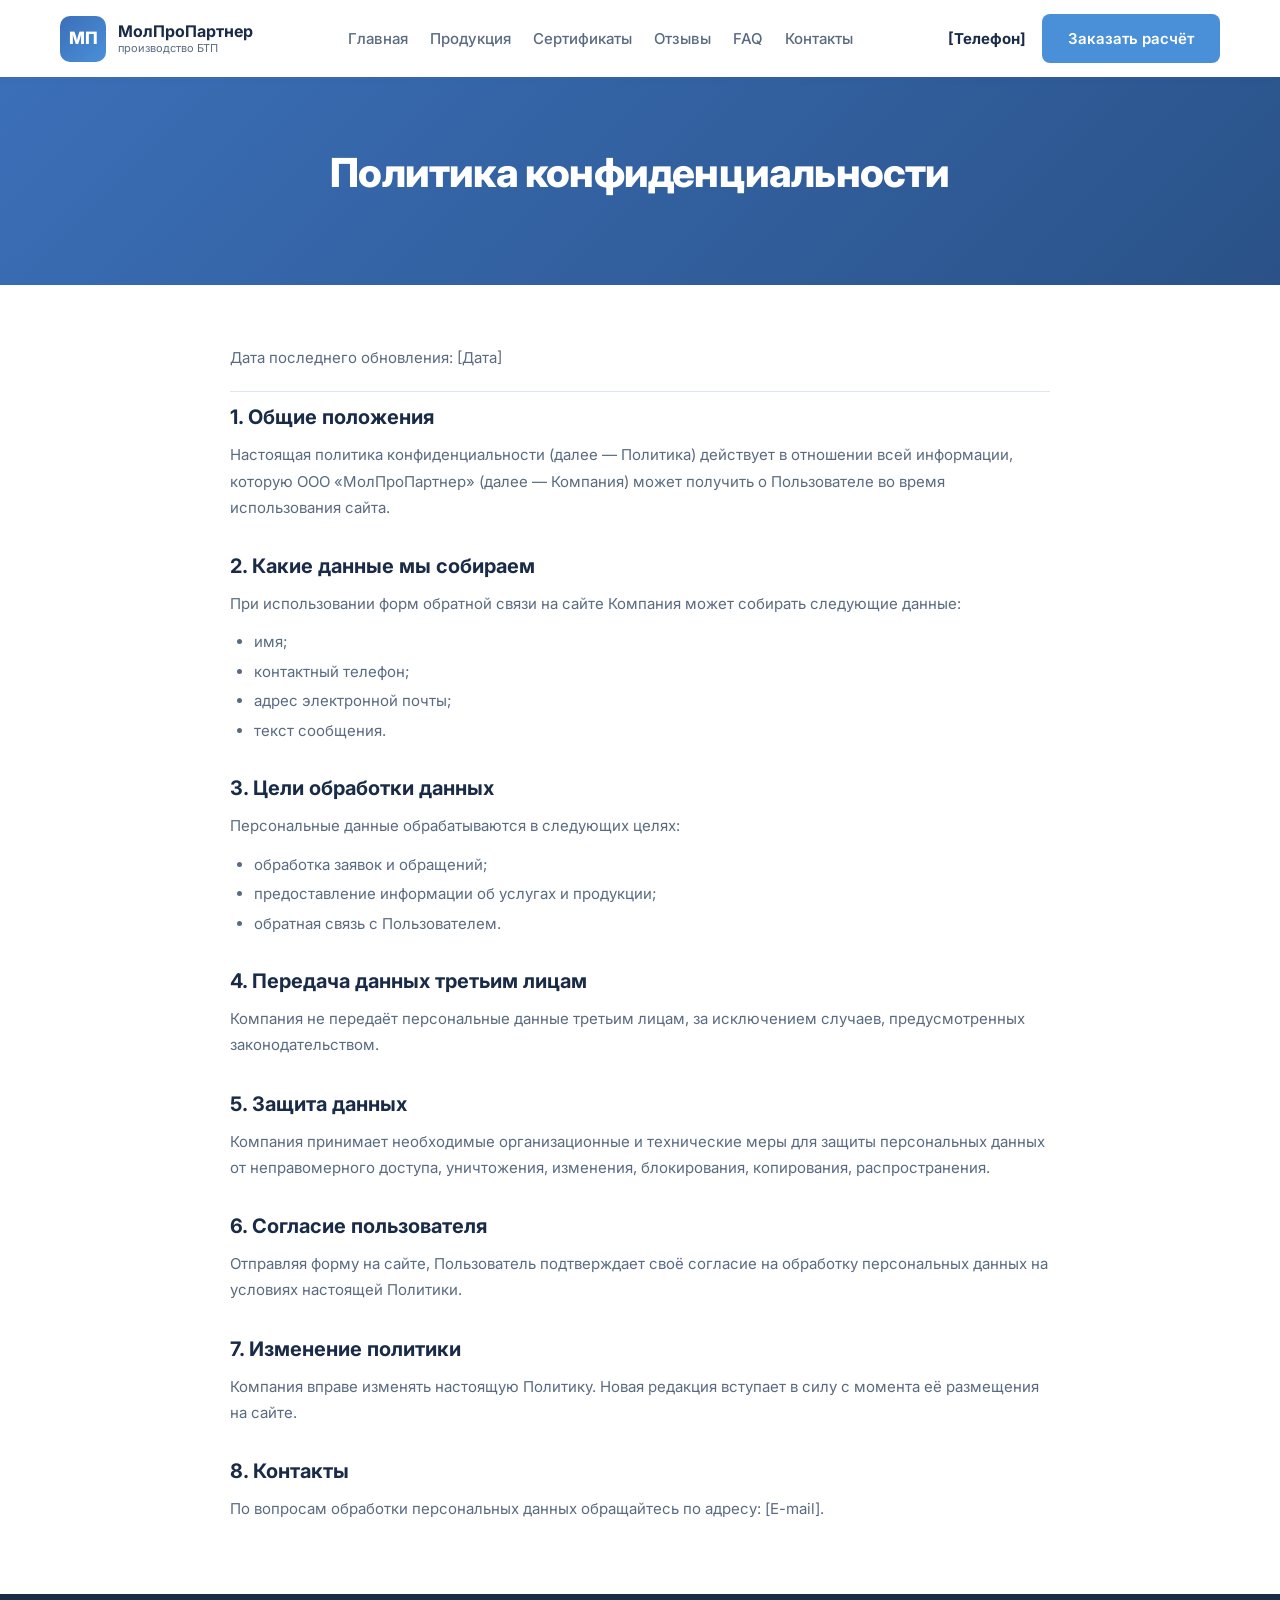
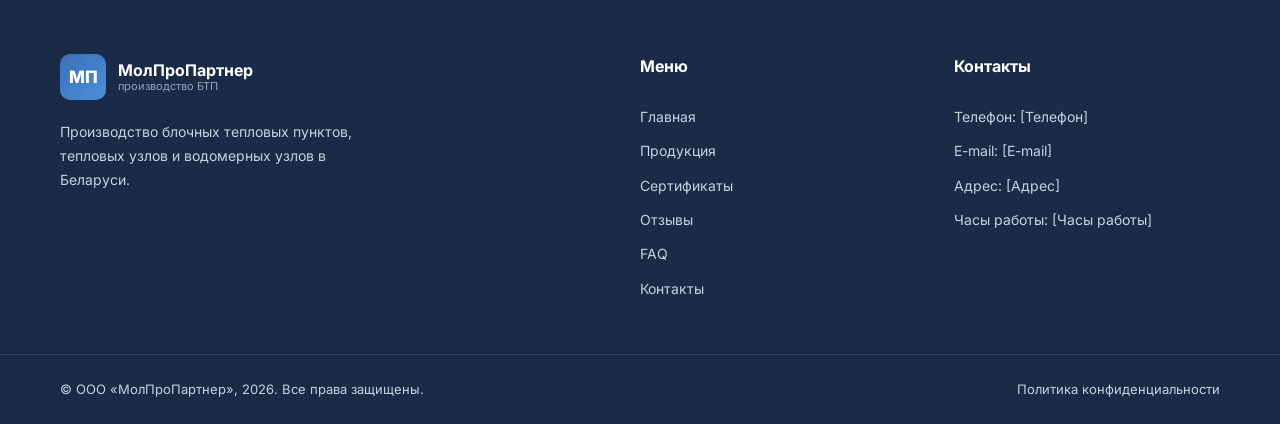
<file: privacy.html>
<!DOCTYPE html>
<html lang="ru">
<head>
    <meta charset="UTF-8">
    <meta name="viewport" content="width=device-width, initial-scale=1.0">
    <title>Политика конфиденциальности — ООО «МолПроПартнер»</title>
    <link rel="stylesheet" href="css/style.css">
    <link rel="preconnect" href="https://fonts.googleapis.com">
    <link rel="preconnect" href="https://fonts.gstatic.com" crossorigin>
    <link href="https://fonts.googleapis.com/css2?family=Inter:wght@400;500;600;700;800&display=swap" rel="stylesheet">
</head>
<body>

<header class="header">
    <div class="container header__inner">
        <a href="index.html" class="logo">
            <div class="logo__icon">МП</div>
            <div class="logo__text">
                <span class="logo__name">МолПроПартнер</span>
                <span class="logo__sub">производство БТП</span>
            </div>
        </a>
        <nav class="nav" id="nav">
            <a href="index.html" class="nav__link">Главная</a>
            <a href="products.html" class="nav__link">Продукция</a>
            <a href="certificates.html" class="nav__link">Сертификаты</a>
            <a href="reviews.html" class="nav__link">Отзывы</a>
            <a href="faq.html" class="nav__link">FAQ</a>
            <a href="contacts.html" class="nav__link">Контакты</a>
        </nav>
        <div class="header__actions">
            <a href="tel:" class="header__phone">[Телефон]</a>
            <a href="index.html#contact-form" class="btn btn--primary">Заказать расчёт</a>
            <button class="burger" id="burger" aria-label="Меню">
                <span></span><span></span><span></span>
            </button>
        </div>
    </div>
</header>

<section class="page-hero">
    <div class="container">
        <h1 class="page-hero__title">Политика конфиденциальности</h1>
    </div>
</section>

<section class="privacy">
    <div class="container privacy__inner">
        <p class="privacy__updated">Дата последнего обновления: [Дата]</p>

        <h2>1. Общие положения</h2>
        <p>Настоящая политика конфиденциальности (далее — Политика) действует в отношении всей информации, которую ООО «МолПроПартнер» (далее — Компания) может получить о Пользователе во время использования сайта.</p>

        <h2>2. Какие данные мы собираем</h2>
        <p>При использовании форм обратной связи на сайте Компания может собирать следующие данные:</p>
        <ul>
            <li>имя;</li>
            <li>контактный телефон;</li>
            <li>адрес электронной почты;</li>
            <li>текст сообщения.</li>
        </ul>

        <h2>3. Цели обработки данных</h2>
        <p>Персональные данные обрабатываются в следующих целях:</p>
        <ul>
            <li>обработка заявок и обращений;</li>
            <li>предоставление информации об услугах и продукции;</li>
            <li>обратная связь с Пользователем.</li>
        </ul>

        <h2>4. Передача данных третьим лицам</h2>
        <p>Компания не передаёт персональные данные третьим лицам, за исключением случаев, предусмотренных законодательством.</p>

        <h2>5. Защита данных</h2>
        <p>Компания принимает необходимые организационные и технические меры для защиты персональных данных от неправомерного доступа, уничтожения, изменения, блокирования, копирования, распространения.</p>

        <h2>6. Согласие пользователя</h2>
        <p>Отправляя форму на сайте, Пользователь подтверждает своё согласие на обработку персональных данных на условиях настоящей Политики.</p>

        <h2>7. Изменение политики</h2>
        <p>Компания вправе изменять настоящую Политику. Новая редакция вступает в силу с момента её размещения на сайте.</p>

        <h2>8. Контакты</h2>
        <p>По вопросам обработки персональных данных обращайтесь по адресу: [E-mail].</p>
    </div>
</section>

<footer class="footer">
    <div class="container footer__inner">
        <div class="footer__col">
            <div class="logo logo--footer">
                <div class="logo__icon">МП</div>
                <div class="logo__text">
                    <span class="logo__name">МолПроПартнер</span>
                    <span class="logo__sub">производство БТП</span>
                </div>
            </div>
            <p class="footer__desc">
                Производство блочных тепловых пунктов, тепловых узлов и водомерных узлов в Беларуси.
            </p>
        </div>
        <div class="footer__col">
            <h4 class="footer__title">Меню</h4>
            <ul class="footer__list">
                <li><a href="index.html">Главная</a></li>
                <li><a href="products.html">Продукция</a></li>
                <li><a href="certificates.html">Сертификаты</a></li>
                <li><a href="reviews.html">Отзывы</a></li>
                <li><a href="faq.html">FAQ</a></li>
                <li><a href="contacts.html">Контакты</a></li>
            </ul>
        </div>
        <div class="footer__col">
            <h4 class="footer__title">Контакты</h4>
            <ul class="footer__list">
                <li>Телефон: [Телефон]</li>
                <li>E-mail: [E-mail]</li>
                <li>Адрес: [Адрес]</li>
                <li>Часы работы: [Часы работы]</li>
            </ul>
        </div>
    </div>
    <div class="footer__bottom">
        <div class="container footer__bottom-inner">
            <span>© ООО «МолПроПартнер», 2026. Все права защищены.</span>
            <a href="privacy.html">Политика конфиденциальности</a>
        </div>
    </div>
</footer>

<script src="js/script.js"></script>
</body>
</html>
</file>
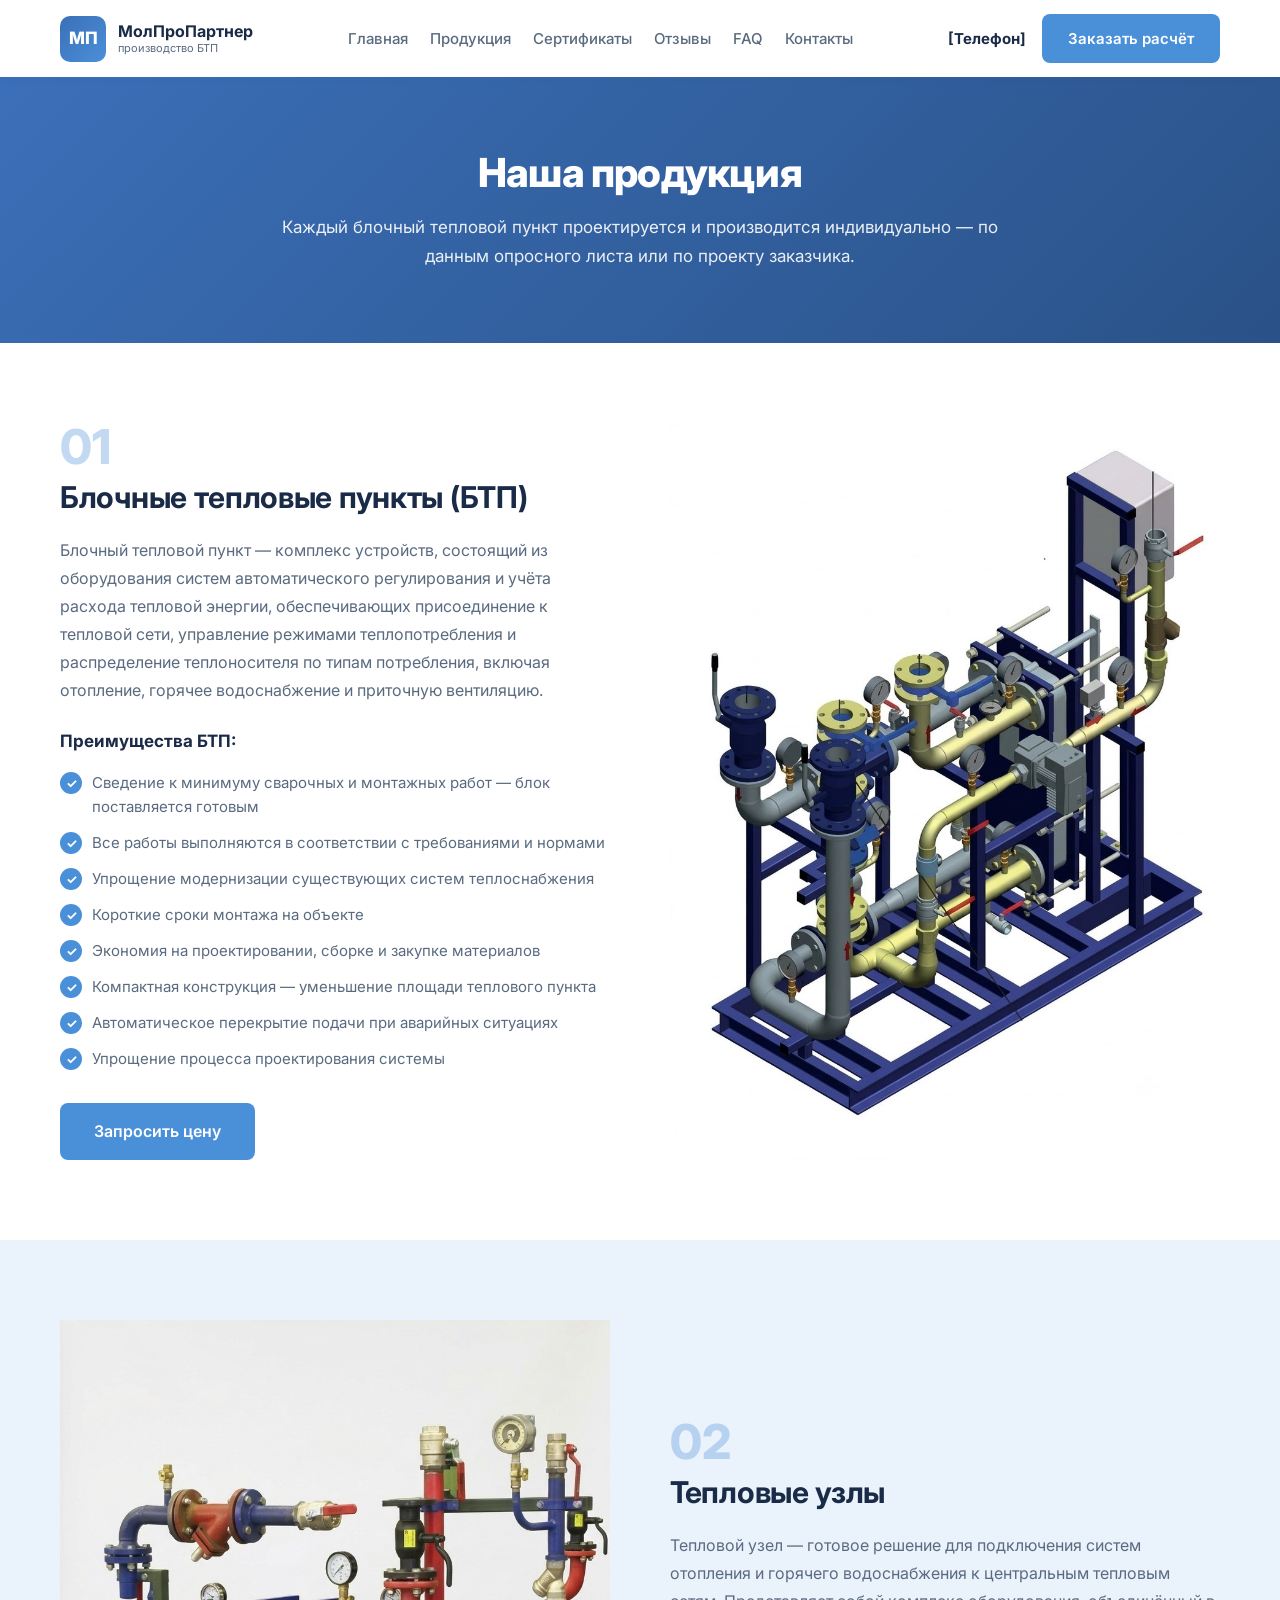
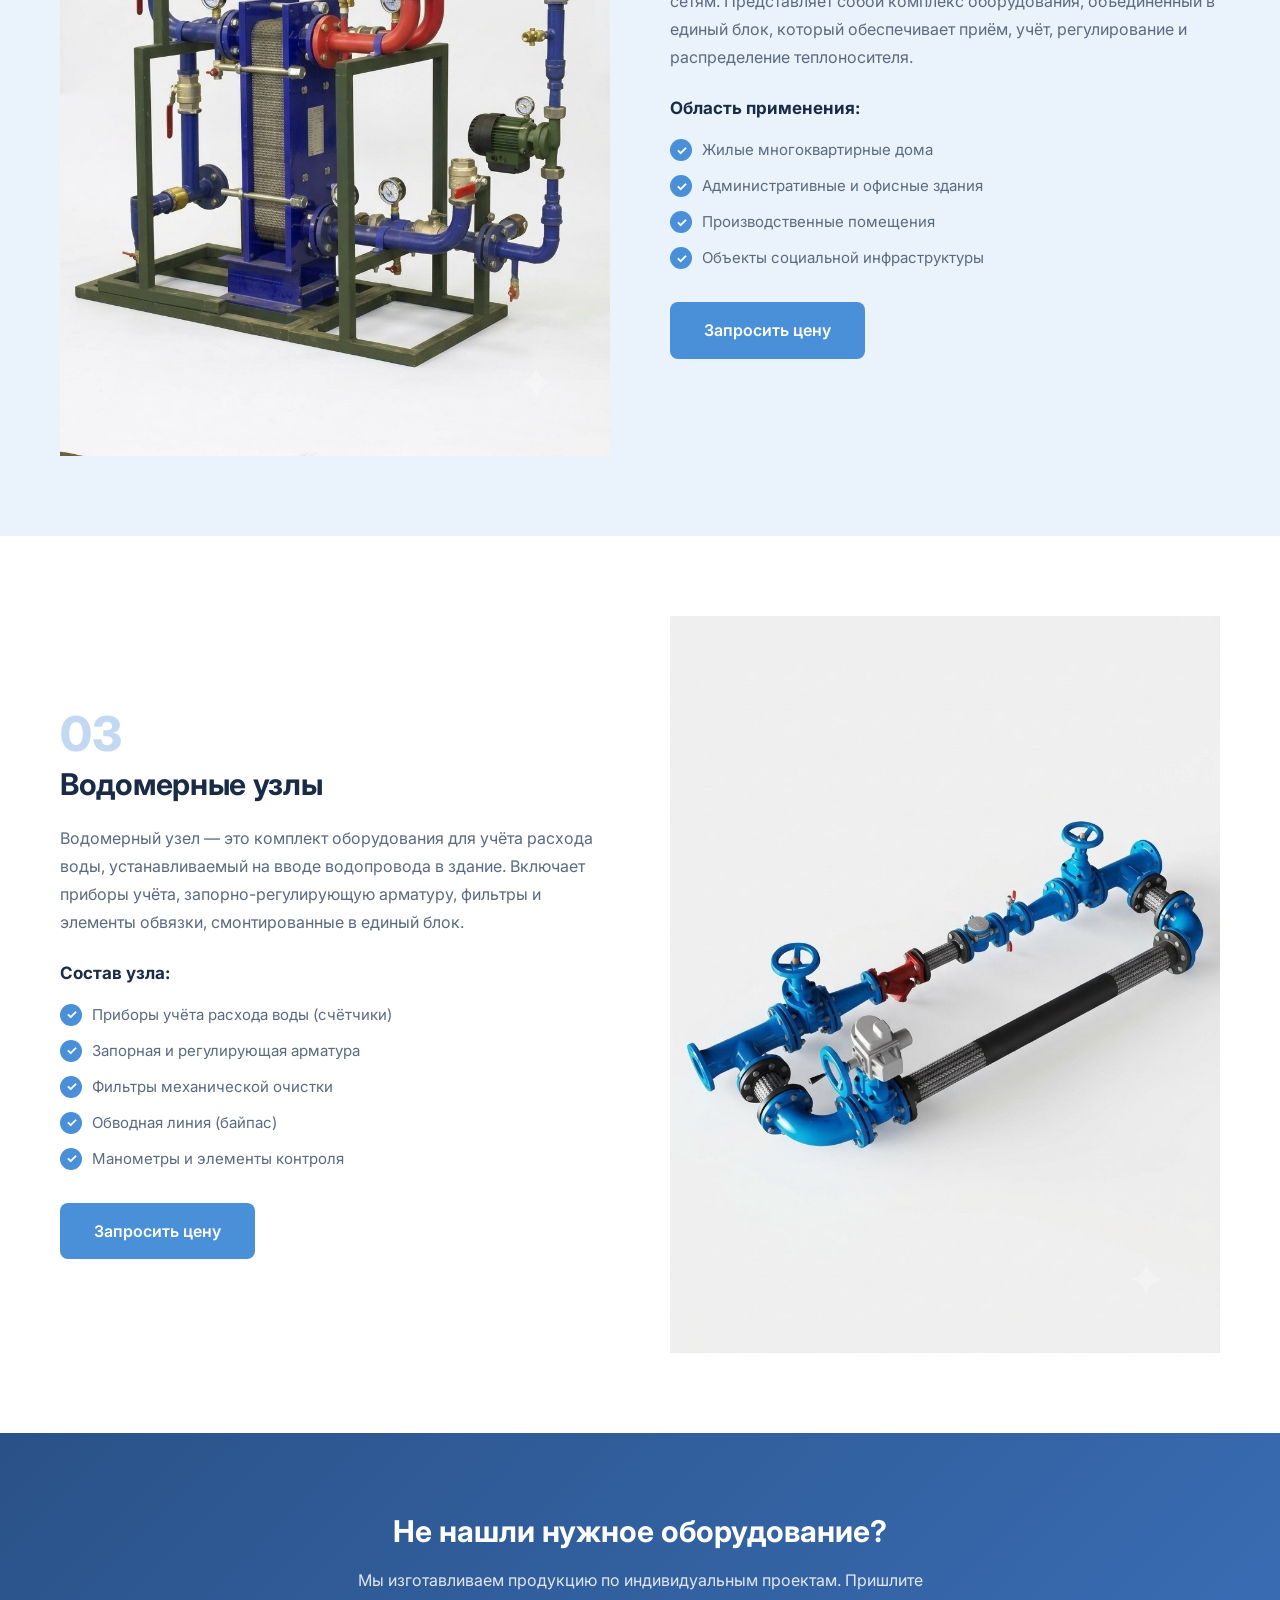
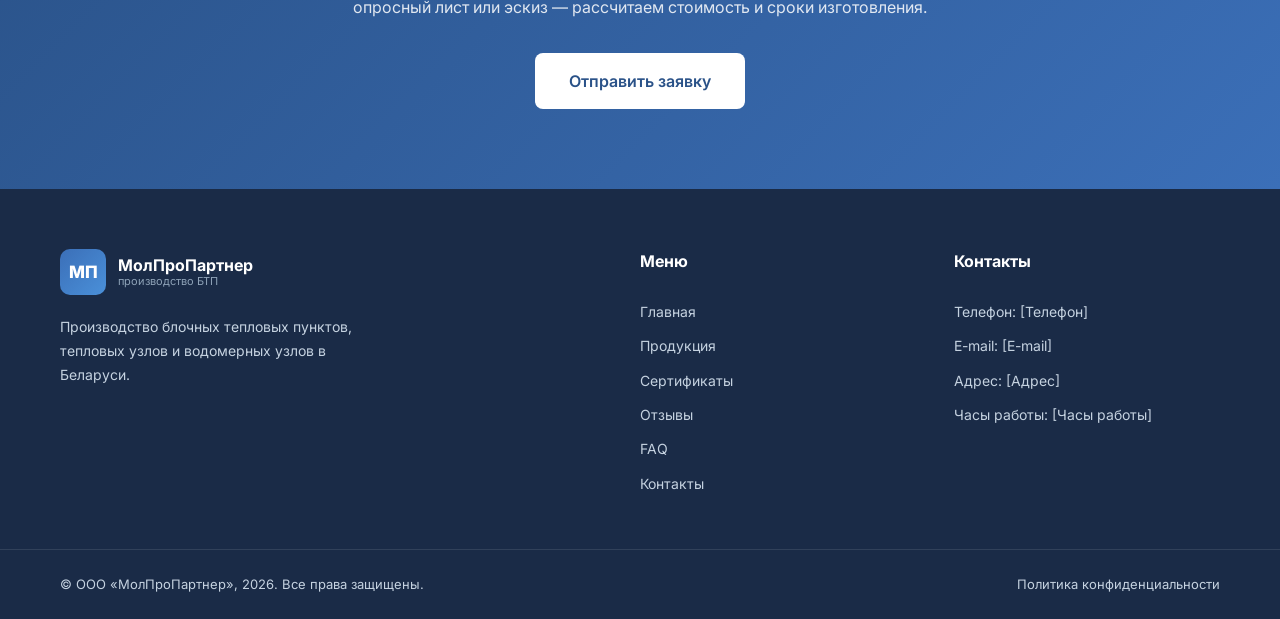
<file: products.html>
<!DOCTYPE html>
<html lang="ru">
<head>
    <meta charset="UTF-8">
    <meta name="viewport" content="width=device-width, initial-scale=1.0">
    <title>Продукция — ООО «МолПроПартнер»</title>
    <meta name="description" content="Блочные тепловые пункты, тепловые узлы и водомерные узлы от производителя. Индивидуальный расчёт.">
    <link rel="stylesheet" href="css/style.css">
    <link rel="preconnect" href="https://fonts.googleapis.com">
    <link rel="preconnect" href="https://fonts.gstatic.com" crossorigin>
    <link href="https://fonts.googleapis.com/css2?family=Inter:wght@400;500;600;700;800&display=swap" rel="stylesheet">
</head>
<body>

<!-- ========== ШАПКА ========== -->
<header class="header">
    <div class="container header__inner">
        <a href="index.html" class="logo">
            <div class="logo__icon">МП</div>
            <div class="logo__text">
                <span class="logo__name">МолПроПартнер</span>
                <span class="logo__sub">производство БТП</span>
            </div>
        </a>
        <nav class="nav" id="nav">
            <a href="index.html" class="nav__link">Главная</a>
            <a href="products.html" class="nav__link">Продукция</a>
            <a href="certificates.html" class="nav__link">Сертификаты</a>
            <a href="reviews.html" class="nav__link">Отзывы</a>
            <a href="faq.html" class="nav__link">FAQ</a>
            <a href="contacts.html" class="nav__link">Контакты</a>
        </nav>
        <div class="header__actions">
            <a href="tel:" class="header__phone">[Телефон]</a>
            <a href="index.html#contact-form" class="btn btn--primary">Заказать расчёт</a>
            <button class="burger" id="burger" aria-label="Меню">
                <span></span><span></span><span></span>
            </button>
        </div>
    </div>
</header>

<!-- ========== ЗАГОЛОВОК СТРАНИЦЫ ========== -->
<section class="page-hero">
    <div class="container">
        <h1 class="page-hero__title">Наша продукция</h1>
        <p class="page-hero__subtitle">
            Каждый блочный тепловой пункт проектируется и производится индивидуально —
            по данным опросного листа или по проекту заказчика.
        </p>
    </div>
</section>

<!-- ========== БТП ========== -->
<section class="product-detail" id="btp">
    <div class="container product-detail__inner">
        <div class="product-detail__content">
            <span class="product-detail__label">01</span>
            <h2 class="product-detail__title">Блочные тепловые пункты (БТП)</h2>
            <p class="product-detail__text">
                Блочный тепловой пункт — комплекс устройств, состоящий из оборудования систем
                автоматического регулирования и учёта расхода тепловой энергии, обеспечивающих
                присоединение к тепловой сети, управление режимами теплопотребления и распределение
                теплоносителя по типам потребления, включая отопление, горячее водоснабжение
                и приточную вентиляцию.
            </p>

            <h3 class="product-detail__subtitle">Преимущества БТП:</h3>
            <ul class="features-list">
                <li>Сведение к минимуму сварочных и монтажных работ — блок поставляется готовым</li>
                <li>Все работы выполняются в соответствии с требованиями и нормами</li>
                <li>Упрощение модернизации существующих систем теплоснабжения</li>
                <li>Короткие сроки монтажа на объекте</li>
                <li>Экономия на проектировании, сборке и закупке материалов</li>
                <li>Компактная конструкция — уменьшение площади теплового пункта</li>
                <li>Автоматическое перекрытие подачи при аварийных ситуациях</li>
                <li>Упрощение процесса проектирования системы</li>
            </ul>

            <a href="index.html#contact-form" class="btn btn--primary btn--lg">Запросить цену</a>
        </div>
        <div class="product-detail__image">
            <img src="img/btp.jpg" alt="Блочные тепловые пункты">
        </div>
    </div>
</section>

<!-- ========== ТЕПЛОВЫЕ УЗЛЫ ========== -->
<section class="product-detail product-detail--reverse" id="heat-units">
    <div class="container product-detail__inner">
        <div class="product-detail__content">
            <span class="product-detail__label">02</span>
            <h2 class="product-detail__title">Тепловые узлы</h2>
            <p class="product-detail__text">
                Тепловой узел — готовое решение для подключения систем отопления и горячего
                водоснабжения к центральным тепловым сетям. Представляет собой комплекс
                оборудования, объединённый в единый блок, который обеспечивает приём, учёт,
                регулирование и распределение теплоносителя.
            </p>

            <h3 class="product-detail__subtitle">Область применения:</h3>
            <ul class="features-list">
                <li>Жилые многоквартирные дома</li>
                <li>Административные и офисные здания</li>
                <li>Производственные помещения</li>
                <li>Объекты социальной инфраструктуры</li>
            </ul>

            <a href="index.html#contact-form" class="btn btn--primary btn--lg">Запросить цену</a>
        </div>
        <div class="product-detail__image">
            <img src="img/heat-units.jpg" alt="Тепловые узлы">
        </div>
    </div>
</section>

<!-- ========== ВОДОМЕРНЫЕ УЗЛЫ ========== -->
<section class="product-detail" id="water-units">
    <div class="container product-detail__inner">
        <div class="product-detail__content">
            <span class="product-detail__label">03</span>
            <h2 class="product-detail__title">Водомерные узлы</h2>
            <p class="product-detail__text">
                Водомерный узел — это комплект оборудования для учёта расхода воды,
                устанавливаемый на вводе водопровода в здание. Включает приборы учёта,
                запорно-регулирующую арматуру, фильтры и элементы обвязки, смонтированные
                в единый блок.
            </p>

            <h3 class="product-detail__subtitle">Состав узла:</h3>
            <ul class="features-list">
                <li>Приборы учёта расхода воды (счётчики)</li>
                <li>Запорная и регулирующая арматура</li>
                <li>Фильтры механической очистки</li>
                <li>Обводная линия (байпас)</li>
                <li>Манометры и элементы контроля</li>
            </ul>

            <a href="index.html#contact-form" class="btn btn--primary btn--lg">Запросить цену</a>
        </div>
        <div class="product-detail__image">
            <img src="img/water-units.jpg" alt="Водомерные узлы">
        </div>
    </div>
</section>

<!-- ========== CTA ========== -->
<section class="cta-block">
    <div class="container cta-block__inner">
        <h2 class="cta-block__title">Не нашли нужное оборудование?</h2>
        <p class="cta-block__text">
            Мы изготавливаем продукцию по индивидуальным проектам. Пришлите опросный лист
            или эскиз — рассчитаем стоимость и сроки изготовления.
        </p>
        <a href="index.html#contact-form" class="btn btn--primary btn--lg">Отправить заявку</a>
    </div>
</section>

<!-- ========== ПОДВАЛ ========== -->
<footer class="footer">
    <div class="container footer__inner">
        <div class="footer__col">
            <div class="logo logo--footer">
                <div class="logo__icon">МП</div>
                <div class="logo__text">
                    <span class="logo__name">МолПроПартнер</span>
                    <span class="logo__sub">производство БТП</span>
                </div>
            </div>
            <p class="footer__desc">
                Производство блочных тепловых пунктов, тепловых узлов и водомерных узлов в Беларуси.
            </p>
        </div>
        <div class="footer__col">
            <h4 class="footer__title">Меню</h4>
            <ul class="footer__list">
                <li><a href="index.html">Главная</a></li>
                <li><a href="products.html">Продукция</a></li>
                <li><a href="certificates.html">Сертификаты</a></li>
                <li><a href="reviews.html">Отзывы</a></li>
                <li><a href="faq.html">FAQ</a></li>
                <li><a href="contacts.html">Контакты</a></li>
            </ul>
        </div>
        <div class="footer__col">
            <h4 class="footer__title">Контакты</h4>
            <ul class="footer__list">
                <li>Телефон: [Телефон]</li>
                <li>E-mail: [E-mail]</li>
                <li>Адрес: [Адрес]</li>
                <li>Часы работы: [Часы работы]</li>
            </ul>
        </div>
    </div>
    <div class="footer__bottom">
        <div class="container footer__bottom-inner">
            <span>© ООО «МолПроПартнер», 2026. Все права защищены.</span>
            <a href="privacy.html">Политика конфиденциальности</a>
        </div>
    </div>
</footer>

<script src="js/script.js"></script>
</body>
</html>
</file>
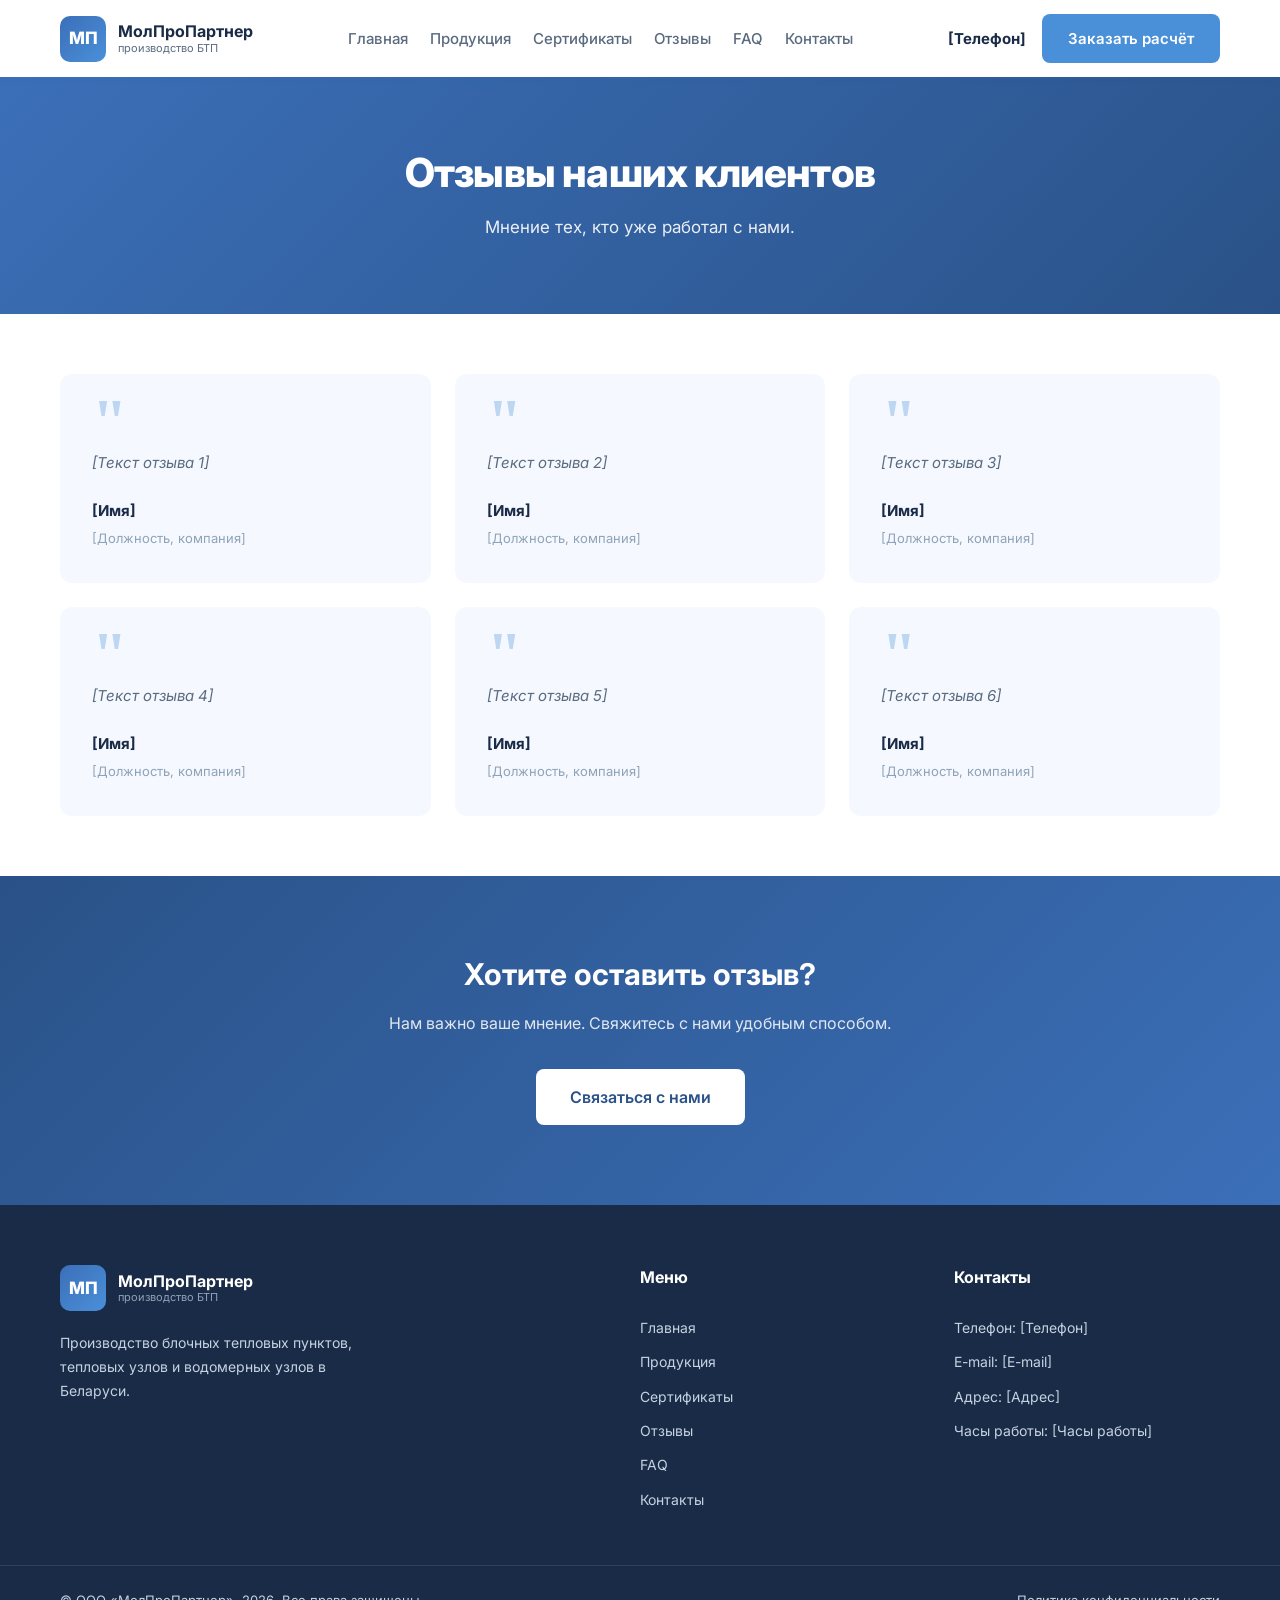
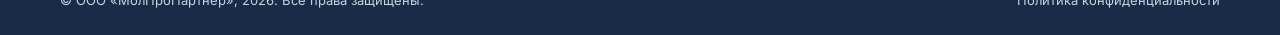
<file: reviews.html>
<!DOCTYPE html>
<html lang="ru">
<head>
    <meta charset="UTF-8">
    <meta name="viewport" content="width=device-width, initial-scale=1.0">
    <title>Отзывы — ООО «МолПроПартнер»</title>
    <link rel="stylesheet" href="css/style.css">
    <link rel="preconnect" href="https://fonts.googleapis.com">
    <link rel="preconnect" href="https://fonts.gstatic.com" crossorigin>
    <link href="https://fonts.googleapis.com/css2?family=Inter:wght@400;500;600;700;800&display=swap" rel="stylesheet">
</head>
<body>

<header class="header">
    <div class="container header__inner">
        <a href="index.html" class="logo">
            <div class="logo__icon">МП</div>
            <div class="logo__text">
                <span class="logo__name">МолПроПартнер</span>
                <span class="logo__sub">производство БТП</span>
            </div>
        </a>
        <nav class="nav" id="nav">
            <a href="index.html" class="nav__link">Главная</a>
            <a href="products.html" class="nav__link">Продукция</a>
            <a href="certificates.html" class="nav__link">Сертификаты</a>
            <a href="reviews.html" class="nav__link">Отзывы</a>
            <a href="faq.html" class="nav__link">FAQ</a>
            <a href="contacts.html" class="nav__link">Контакты</a>
        </nav>
        <div class="header__actions">
            <a href="tel:" class="header__phone">[Телефон]</a>
            <a href="index.html#contact-form" class="btn btn--primary">Заказать расчёт</a>
            <button class="burger" id="burger" aria-label="Меню">
                <span></span><span></span><span></span>
            </button>
        </div>
    </div>
</header>

<section class="page-hero">
    <div class="container">
        <h1 class="page-hero__title">Отзывы наших клиентов</h1>
        <p class="page-hero__subtitle">
            Мнение тех, кто уже работал с нами.
        </p>
    </div>
</section>

<section class="reviews-page">
    <div class="container">
        <div class="reviews-page__grid">
            <div class="review-card">
                <div class="review-card__quote">"</div>
                <p class="review-card__text">[Текст отзыва 1]</p>
                <div class="review-card__author">
                    <strong>[Имя]</strong>
                    <span>[Должность, компания]</span>
                </div>
            </div>

            <div class="review-card">
                <div class="review-card__quote">"</div>
                <p class="review-card__text">[Текст отзыва 2]</p>
                <div class="review-card__author">
                    <strong>[Имя]</strong>
                    <span>[Должность, компания]</span>
                </div>
            </div>

            <div class="review-card">
                <div class="review-card__quote">"</div>
                <p class="review-card__text">[Текст отзыва 3]</p>
                <div class="review-card__author">
                    <strong>[Имя]</strong>
                    <span>[Должность, компания]</span>
                </div>
            </div>

            <div class="review-card">
                <div class="review-card__quote">"</div>
                <p class="review-card__text">[Текст отзыва 4]</p>
                <div class="review-card__author">
                    <strong>[Имя]</strong>
                    <span>[Должность, компания]</span>
                </div>
            </div>

            <div class="review-card">
                <div class="review-card__quote">"</div>
                <p class="review-card__text">[Текст отзыва 5]</p>
                <div class="review-card__author">
                    <strong>[Имя]</strong>
                    <span>[Должность, компания]</span>
                </div>
            </div>

            <div class="review-card">
                <div class="review-card__quote">"</div>
                <p class="review-card__text">[Текст отзыва 6]</p>
                <div class="review-card__author">
                    <strong>[Имя]</strong>
                    <span>[Должность, компания]</span>
                </div>
            </div>
        </div>
    </div>
</section>

<section class="cta-block">
    <div class="container cta-block__inner">
        <h2 class="cta-block__title">Хотите оставить отзыв?</h2>
        <p class="cta-block__text">
            Нам важно ваше мнение. Свяжитесь с нами удобным способом.
        </p>
        <a href="contacts.html" class="btn btn--primary btn--lg">Связаться с нами</a>
    </div>
</section>

<footer class="footer">
    <div class="container footer__inner">
        <div class="footer__col">
            <div class="logo logo--footer">
                <div class="logo__icon">МП</div>
                <div class="logo__text">
                    <span class="logo__name">МолПроПартнер</span>
                    <span class="logo__sub">производство БТП</span>
                </div>
            </div>
            <p class="footer__desc">
                Производство блочных тепловых пунктов, тепловых узлов и водомерных узлов в Беларуси.
            </p>
        </div>
        <div class="footer__col">
            <h4 class="footer__title">Меню</h4>
            <ul class="footer__list">
                <li><a href="index.html">Главная</a></li>
                <li><a href="products.html">Продукция</a></li>
                <li><a href="certificates.html">Сертификаты</a></li>
                <li><a href="reviews.html">Отзывы</a></li>
                <li><a href="faq.html">FAQ</a></li>
                <li><a href="contacts.html">Контакты</a></li>
            </ul>
        </div>
        <div class="footer__col">
            <h4 class="footer__title">Контакты</h4>
            <ul class="footer__list">
                <li>Телефон: [Телефон]</li>
                <li>E-mail: [E-mail]</li>
                <li>Адрес: [Адрес]</li>
                <li>Часы работы: [Часы работы]</li>
            </ul>
        </div>
    </div>
    <div class="footer__bottom">
        <div class="container footer__bottom-inner">
            <span>© ООО «МолПроПартнер», 2026. Все права защищены.</span>
            <a href="privacy.html">Политика конфиденциальности</a>
        </div>
    </div>
</footer>

<script src="js/script.js"></script>
</body>
</html>
</file>
<file: css/style.css>
/* ============================================================
   ООО «МолПроПартнер» — основные стили
   Нежно-синяя тема
   ============================================================ */

/* ========== СБРОС И БАЗОВЫЕ ========== */
* { margin: 0; padding: 0; box-sizing: border-box; }

:root {
    /* Основная палитра */
    --blue: #3b6fb8;
    --blue-dark: #2a5288;
    --blue-light: #4a90d9;
    --blue-soft: #6ba3e0;
    --blue-pale: #eaf2fb;
    --blue-bg: #f5f9ff;
    --blue-deep: #1a2b47;

    /* Нейтральные */
    --gray-100: #eef2f7;
    --gray-200: #dde5ee;
    --gray-300: #c5d2e0;
    --gray-400: #8fa3b8;
    --gray-600: #5a6b80;
    --gray-800: #2e3f56;
    --gray-900: #1a2b47;
    --white: #ffffff;

    /* Тени и радиусы */
    --shadow: 0 4px 6px -1px rgba(59, 111, 184, 0.08), 0 2px 4px -1px rgba(59, 111, 184, 0.05);
    --shadow-lg: 0 10px 20px -3px rgba(59, 111, 184, 0.15), 0 4px 8px -2px rgba(59, 111, 184, 0.08);
    --radius: 12px;
    --radius-sm: 8px;
}

html { scroll-behavior: smooth; }

body {
    font-family: 'Inter', -apple-system, BlinkMacSystemFont, 'Segoe UI', sans-serif;
    color: var(--gray-800);
    line-height: 1.6;
    background: var(--white);
    -webkit-font-smoothing: antialiased;
    -moz-osx-font-smoothing: grayscale;
}

img { max-width: 100%; display: block; height: auto; }
a { text-decoration: none; color: inherit; }
ul { list-style: none; }
button { font-family: inherit; }

.container {
    max-width: 1200px;
    margin: 0 auto;
    padding: 0 20px;
    width: 100%;
}

/* ========== ЗАГЛУШКИ ДЛЯ ИЗОБРАЖЕНИЙ ========== */
.img-placeholder {
    width: 100%;
    height: 100%;
    min-height: 200px;
    background: linear-gradient(135deg, var(--blue-bg), var(--blue-pale));
    display: flex;
    flex-direction: column;
    align-items: center;
    justify-content: center;
    color: var(--gray-400);
    text-align: center;
    padding: 20px;
    border: 2px dashed var(--gray-300);
    border-radius: var(--radius);
}
.img-placeholder span {
    font-weight: 600;
    font-size: 15px;
    color: var(--gray-600);
}
.img-placeholder small {
    font-size: 12px;
    color: var(--gray-400);
    margin-top: 4px;
}

/* ========== КНОПКИ ========== */
.btn {
    display: inline-block;
    padding: 12px 24px;
    border-radius: var(--radius-sm);
    font-weight: 600;
    font-size: 15px;
    transition: all 0.2s ease;
    border: 2px solid transparent;
    cursor: pointer;
    text-align: center;
    white-space: nowrap;
    line-height: 1.4;
}
.btn--primary {
    background: var(--blue-light);
    color: var(--white);
}
.btn--primary:hover {
    background: var(--blue);
    transform: translateY(-2px);
    box-shadow: var(--shadow-lg);
}
.btn--outline {
    border-color: var(--blue);
    color: var(--blue);
    background: transparent;
}
.btn--outline:hover {
    background: var(--blue);
    color: var(--white);
}
.btn--lg { padding: 15px 32px; font-size: 16px; }
.btn--block { width: 100%; display: block; }

/* ========== ШАПКА ========== */
.header {
    background: var(--white);
    box-shadow: var(--shadow);
    position: sticky;
    top: 0;
    z-index: 100;
}
.header__inner {
    display: flex;
    align-items: center;
    justify-content: space-between;
    padding: 14px 20px;
    gap: 24px;
}

.logo {
    display: flex;
    align-items: center;
    gap: 12px;
    flex-shrink: 0;
}
.logo__icon {
    width: 46px;
    height: 46px;
    background: linear-gradient(135deg, var(--blue), var(--blue-light));
    color: var(--white);
    border-radius: 10px;
    display: flex;
    align-items: center;
    justify-content: center;
    font-weight: 800;
    font-size: 17px;
    flex-shrink: 0;
}
.logo__text { display: flex; flex-direction: column; }
.logo__name { font-weight: 700; font-size: 16px; color: var(--gray-900); line-height: 1.2; }
.logo__sub { font-size: 11px; color: var(--gray-600); line-height: 1.2; }

.nav {
    display: flex;
    gap: 22px;
    flex: 1;
    justify-content: center;
}
.nav__link {
    font-weight: 500;
    font-size: 15px;
    color: var(--gray-600);
    transition: color 0.2s;
    white-space: nowrap;
}
.nav__link:hover { color: var(--blue); }

.header__actions {
    display: flex;
    align-items: center;
    gap: 16px;
    flex-shrink: 0;
}
.header__phone {
    font-weight: 700;
    color: var(--gray-900);
    font-size: 15px;
    white-space: nowrap;
}

.burger {
    display: none;
    background: none;
    border: none;
    cursor: pointer;
    flex-direction: column;
    gap: 5px;
    padding: 6px;
}
.burger span {
    width: 24px;
    height: 2px;
    background: var(--gray-800);
    transition: 0.3s;
    border-radius: 2px;
}

/* ========== HERO (главная) ========== */
.hero {
    background: linear-gradient(135deg, var(--blue-bg) 0%, var(--blue-pale) 100%);
    padding: 72px 0;
}
.hero__inner {
    display: grid;
    grid-template-columns: 1fr 1fr;
    gap: 60px;
    align-items: center;
}
.hero__title {
    font-size: 40px;
    font-weight: 800;
    line-height: 1.15;
    color: var(--gray-900);
    margin-bottom: 20px;
    letter-spacing: -0.02em;
}
.hero__subtitle {
    font-size: 17px;
    color: var(--gray-600);
    margin-bottom: 32px;
    line-height: 1.7;
}
.hero__buttons {
    display: flex;
    gap: 16px;
    flex-wrap: wrap;
}
.hero__image {
    aspect-ratio: 3 / 4;
    max-height: 560px;
    margin-left: auto;
    width: 100%;
}

/* ========== СЕКЦИИ ========== */
section { padding: 80px 0; }

.section-title {
    font-size: 32px;
    font-weight: 700;
    color: var(--gray-900);
    text-align: center;
    margin-bottom: 16px;
    letter-spacing: -0.01em;
    line-height: 1.25;
}
.section-title--left { text-align: left; }

.section-subtitle {
    font-size: 16px;
    color: var(--gray-600);
    text-align: center;
    max-width: 720px;
    margin: 0 auto 48px;
    line-height: 1.7;
}

/* ========== ПРЕИМУЩЕСТВА ========== */
.advantages {
    background: var(--white);
    padding: 60px 0;
}
.advantages__grid {
    display: grid;
    grid-template-columns: repeat(4, 1fr);
    gap: 24px;
}
.advantage {
    text-align: center;
    padding: 32px 20px;
    border-radius: var(--radius);
    background: var(--blue-bg);
    transition: transform 0.2s, box-shadow 0.2s;
}
.advantage:hover {
    transform: translateY(-4px);
    box-shadow: var(--shadow-lg);
}
.advantage__icon {
    font-size: 40px;
    margin-bottom: 16px;
    line-height: 1;
}
.advantage__title {
    font-size: 16px;
    font-weight: 700;
    color: var(--gray-900);
    margin-bottom: 8px;
    line-height: 1.3;
}
.advantage__text {
    font-size: 14px;
    color: var(--gray-600);
    line-height: 1.6;
}

/* ========== ПРОДУКЦИЯ (главная) ========== */
.products { background: var(--blue-pale); }

.products__grid {
    display: grid;
    grid-template-columns: repeat(3, 1fr);
    gap: 32px;
}
.product-card {
    background: var(--white);
    border-radius: var(--radius);
    overflow: hidden;
    box-shadow: var(--shadow);
    transition: transform 0.2s, box-shadow 0.2s;
    display: flex;
    flex-direction: column;
}
.product-card:hover {
    transform: translateY(-6px);
    box-shadow: var(--shadow-lg);
}
.product-card__image {
    aspect-ratio: 3 / 4;
    overflow: hidden;
    background: var(--gray-200);
    position: relative;
}
.product-card__image img {
    width: 100%;
    height: 100%;
    object-fit: cover;
    display: block;
}
.product-card__body {
    padding: 24px;
    display: flex;
    flex-direction: column;
    flex: 1;
}
.product-card__title {
    font-size: 18px;
    font-weight: 700;
    color: var(--gray-900);
    margin-bottom: 12px;
    line-height: 1.3;
}
.product-card__text {
    font-size: 14px;
    color: var(--gray-600);
    margin-bottom: 20px;
    flex: 1;
    line-height: 1.6;
}
.product-card__link {
    color: var(--blue-light);
    font-weight: 600;
    font-size: 15px;
    transition: color 0.2s;
}
.product-card__link:hover { color: var(--blue-dark); }

/* ========== СХЕМА РАБОТЫ ========== */
.workflow { background: var(--white); }
.workflow__grid {
    display: grid;
    grid-template-columns: repeat(6, 1fr);
    gap: 20px;
    margin-top: 48px;
}
.step {
    text-align: center;
    position: relative;
}
.step__number {
    width: 56px;
    height: 56px;
    background: var(--blue-light);
    color: var(--white);
    border-radius: 50%;
    display: flex;
    align-items: center;
    justify-content: center;
    font-weight: 700;
    font-size: 20px;
    margin: 0 auto 16px;
}
.step__title {
    font-size: 15px;
    font-weight: 700;
    color: var(--gray-900);
    margin-bottom: 6px;
    line-height: 1.3;
}
.step__text {
    font-size: 13px;
    color: var(--gray-600);
    line-height: 1.5;
}

/* ========== СЕРТИФИКАТЫ ========== */
.certificates-preview { background: var(--blue-pale); }
.certificates-preview__grid {
    display: grid;
    grid-template-columns: repeat(4, 1fr);
    gap: 24px;
    margin-bottom: 32px;
}
.cert-preview {
    aspect-ratio: 3 / 4;
    border-radius: var(--radius);
    overflow: hidden;
    box-shadow: var(--shadow);
    transition: transform 0.2s;
    cursor: pointer;
}
.cert-preview:hover { transform: scale(1.03); }
.img-placeholder--cert {
    background: linear-gradient(135deg, var(--blue-bg), var(--blue-pale));
}
.certificates-preview__more { text-align: center; }

/* ========== ОТЗЫВЫ ========== */
.reviews { background: var(--white); }
.reviews__grid {
    display: grid;
    grid-template-columns: repeat(3, 1fr);
    gap: 24px;
    margin-top: 48px;
}
.review {
    background: var(--blue-bg);
    padding: 32px;
    border-radius: var(--radius);
    border-left: 4px solid var(--blue-light);
}
.review__text {
    font-size: 15px;
    color: var(--gray-600);
    font-style: italic;
    margin-bottom: 20px;
    line-height: 1.7;
}
.review__author strong {
    display: block;
    color: var(--gray-900);
    font-size: 15px;
}
.review__author span {
    color: var(--gray-400);
    font-size: 13px;
}

/* ========== ФОРМА ========== */
.contact { background: var(--blue-pale); }
.contact__inner {
    display: grid;
    grid-template-columns: 1fr 1fr;
    gap: 60px;
    align-items: start;
}
.contact__text {
    font-size: 16px;
    color: var(--gray-600);
    margin-bottom: 32px;
    line-height: 1.7;
}
.contact__list li {
    padding: 12px 0;
    border-bottom: 1px solid var(--gray-200);
    font-size: 15px;
    color: var(--gray-600);
}
.contact__list strong { color: var(--gray-900); margin-right: 6px; }

.contact__form {
    background: var(--white);
    padding: 40px;
    border-radius: var(--radius);
    box-shadow: var(--shadow-lg);
}
.form-group { margin-bottom: 20px; }
.form-group label {
    display: block;
    font-size: 14px;
    font-weight: 600;
    color: var(--gray-800);
    margin-bottom: 6px;
}
.form-group input,
.form-group textarea {
    width: 100%;
    padding: 12px 16px;
    border: 2px solid var(--gray-200);
    border-radius: var(--radius-sm);
    font-size: 15px;
    font-family: inherit;
    transition: border-color 0.2s;
    outline: none;
    background: var(--white);
    color: var(--gray-800);
}
.form-group input:focus,
.form-group textarea:focus {
    border-color: var(--blue-light);
}
.form-note {
    font-size: 13px;
    color: var(--gray-400);
    margin-top: 16px;
    text-align: center;
}
.form-note a { color: var(--blue); text-decoration: underline; }

/* ========== ПОДВАЛ ========== */
.footer {
    background: var(--gray-900);
    color: var(--gray-300);
    padding: 60px 0 0;
}
.footer__inner {
    display: grid;
    grid-template-columns: 2fr 1fr 1fr;
    gap: 48px;
    padding-bottom: 48px;
}
.logo--footer .logo__name { color: var(--white); }
.logo--footer .logo__sub { color: var(--gray-400); }
.footer__desc {
    margin-top: 20px;
    font-size: 14px;
    line-height: 1.7;
    max-width: 320px;
}
.footer__title {
    color: var(--white);
    font-size: 16px;
    font-weight: 700;
    margin-bottom: 20px;
}
.footer__list li {
    padding: 6px 0;
    font-size: 14px;
    color: var(--gray-300);
}
.footer__list a:hover { color: var(--blue-soft); }
.footer__bottom {
    border-top: 1px solid rgba(255,255,255,0.1);
    padding: 24px 0;
}
.footer__bottom-inner {
    display: flex;
    justify-content: space-between;
    align-items: center;
    font-size: 13px;
    flex-wrap: wrap;
    gap: 12px;
}
.footer__bottom a { color: var(--gray-300); }
.footer__bottom a:hover { color: var(--blue-soft); }

/* ============================================================
   СТРАНИЦА «ПРОДУКЦИЯ»
   ============================================================ */

/* ========== ЗАГОЛОВОК СТРАНИЦЫ ========== */
.page-hero {
    background: linear-gradient(135deg, var(--blue), var(--blue-dark));
    color: var(--white);
    padding: 72px 0;
    text-align: center;
}
.page-hero__title {
    font-size: 40px;
    font-weight: 800;
    margin-bottom: 16px;
    letter-spacing: -0.02em;
    line-height: 1.2;
}
.page-hero__subtitle {
    font-size: 17px;
    opacity: 0.9;
    max-width: 720px;
    margin: 0 auto;
    line-height: 1.7;
}

/* ========== ДЕТАЛЬНАЯ КАРТОЧКА ПРОДУКТА ========== */
.product-detail {
    padding: 80px 0;
    background: var(--white);
}
.product-detail:nth-child(even) {
    background: var(--blue-pale);
}
.product-detail__inner {
    display: grid;
    grid-template-columns: 1fr 1fr;
    gap: 60px;
    align-items: center;
}
.product-detail--reverse .product-detail__inner {
    direction: rtl;
}
.product-detail--reverse .product-detail__content,
.product-detail--reverse .product-detail__image {
    direction: ltr;
}

.product-detail__label {
    display: inline-block;
    font-size: 48px;
    font-weight: 800;
    color: var(--blue-soft);
    opacity: 0.4;
    line-height: 1;
    margin-bottom: 8px;
}
.product-detail__title {
    font-size: 30px;
    font-weight: 700;
    color: var(--gray-900);
    margin-bottom: 20px;
    line-height: 1.25;
    letter-spacing: -0.01em;
}
.product-detail__text {
    font-size: 16px;
    color: var(--gray-600);
    line-height: 1.75;
    margin-bottom: 24px;
}
.product-detail__subtitle {
    font-size: 17px;
    font-weight: 700;
    color: var(--gray-900);
    margin-bottom: 16px;
}
.product-detail__content .btn {
    margin-top: 24px;
}

.product-detail__image {
    aspect-ratio: 3 / 4;
    max-height: 560px;
    width: 100%;
}

/* ========== СПИСОК ПРЕИМУЩЕСТВ ========== */
.features-list {
    display: flex;
    flex-direction: column;
    gap: 12px;
    margin-bottom: 8px;
}
.features-list li {
    position: relative;
    padding-left: 32px;
    font-size: 15px;
    color: var(--gray-600);
    line-height: 1.6;
}
.features-list li::before {
    content: "✓";
    position: absolute;
    left: 0;
    top: 1px;
    width: 22px;
    height: 22px;
    background: var(--blue-light);
    color: var(--white);
    border-radius: 50%;
    display: flex;
    align-items: center;
    justify-content: center;
    font-size: 13px;
    font-weight: 700;
}

/* ========== CTA-БЛОК ========== */
.cta-block {
    background: linear-gradient(135deg, var(--blue-dark), var(--blue));
    color: var(--white);
    padding: 80px 0;
    text-align: center;
}
.cta-block__title {
    font-size: 30px;
    font-weight: 700;
    margin-bottom: 16px;
    line-height: 1.25;
}
.cta-block__text {
    font-size: 16px;
    color: rgba(255,255,255,0.85);
    max-width: 640px;
    margin: 0 auto 32px;
    line-height: 1.7;
}
.cta-block .btn--primary {
    background: var(--white);
    color: var(--blue-dark);
}
.cta-block .btn--primary:hover {
    background: var(--blue-bg);
    color: var(--blue-dark);
    transform: translateY(-2px);
    box-shadow: 0 10px 20px rgba(0,0,0,0.15);
}

/* ========== ЗАГЛУШКА ДЛЯ ФОТО ПРОДУКЦИИ ========== */
.img-placeholder--product {
    background: linear-gradient(135deg, var(--blue-bg), var(--blue-pale));
    border: 2px dashed var(--gray-300);
    border-radius: var(--radius);
    height: 100%;
}

/* ============================================================
   АДАПТИВ
   ============================================================ */

/* Планшеты */
@media (max-width: 1024px) {
    .advantages__grid { grid-template-columns: repeat(2, 1fr); }
    .products__grid { grid-template-columns: repeat(2, 1fr); }
    .workflow__grid { grid-template-columns: repeat(3, 1fr); }
    .certificates-preview__grid { grid-template-columns: repeat(2, 1fr); }

    .hero__title { font-size: 34px; }
    .hero__inner { gap: 40px; }

    .product-detail__inner { gap: 40px; }
    .product-detail__title { font-size: 26px; }
}

/* Мобильные */
@media (max-width: 768px) {
    /* --- Общее --- */
    section { padding: 48px 0; }
    .container { padding: 0 16px; }

    .section-title {
        font-size: 24px;
        margin-bottom: 12px;
    }
    .section-subtitle {
        font-size: 15px;
        margin-bottom: 32px;
    }

    /* --- Шапка --- */
    .header__inner {
        padding: 12px 16px;
        gap: 12px;
    }
    .logo__icon { width: 40px; height: 40px; font-size: 15px; }
    .logo__name { font-size: 15px; }
    .logo__sub { font-size: 10px; }

    .nav {
        display: none;
        position: absolute;
        top: 100%;
        left: 0;
        right: 0;
        background: var(--white);
        flex-direction: column;
        padding: 20px 16px;
        box-shadow: var(--shadow-lg);
        gap: 4px;
        border-top: 1px solid var(--gray-200);
    }
    .nav.is-open { display: flex; }
    .nav__link {
        padding: 10px 12px;
        border-radius: var(--radius-sm);
        font-size: 16px;
    }
    .nav__link:hover { background: var(--blue-bg); }

    .burger { display: flex; }
    .header__phone { display: none; }
    .header__actions .btn {
        padding: 9px 16px;
        font-size: 14px;
    }

    /* --- Hero --- */
    .hero {
        padding: 40px 0;
        background: linear-gradient(180deg, var(--blue-bg) 0%, var(--blue-pale) 100%);
    }
    .hero__inner {
        grid-template-columns: 1fr;
        gap: 28px;
    }
    .hero__title {
        font-size: 26px;
        margin-bottom: 14px;
    }
    .hero__subtitle {
        font-size: 15px;
        margin-bottom: 24px;
    }
    .hero__buttons {
        flex-direction: column;
        gap: 10px;
    }
    .hero__buttons .btn { width: 100%; }
    .hero__image {
        max-height: 400px;
        margin: 0 auto;
        max-width: 320px;
    }

    /* --- Преимущества --- */
    .advantages { padding: 40px 0; }
    .advantages__grid {
        grid-template-columns: 1fr 1fr;
        gap: 12px;
    }
    .advantage {
        padding: 20px 12px;
    }
    .advantage__icon { font-size: 30px; margin-bottom: 10px; }
    .advantage__title { font-size: 14px; margin-bottom: 4px; }
    .advantage__text { font-size: 12px; }

    /* --- Продукция --- */
    .products { padding: 48px 0; }
    .products__grid {
        grid-template-columns: 1fr;
        gap: 20px;
    }
    .product-card__image { aspect-ratio: 3 / 4; }
    .product-card__body { padding: 20px; }
    .product-card__title { font-size: 17px; }
    .product-card__text { font-size: 14px; }

    /* --- Схема работы --- */
    .workflow { padding: 48px 0; }
    .workflow__grid {
        grid-template-columns: 1fr 1fr;
        gap: 20px 12px;
        margin-top: 32px;
    }
    .step__number {
        width: 48px;
        height: 48px;
        font-size: 18px;
        margin-bottom: 10px;
    }
    .step__title { font-size: 14px; }
    .step__text { font-size: 12px; }

    /* --- Сертификаты --- */
    .certificates-preview { padding: 48px 0; }
    .certificates-preview__grid {
        grid-template-columns: 1fr 1fr;
        gap: 12px;
    }

    /* --- Отзывы --- */
    .reviews { padding: 48px 0; }
    .reviews__grid {
        grid-template-columns: 1fr;
        gap: 16px;
        margin-top: 32px;
    }
    .review { padding: 24px; }
    .review__text { font-size: 14px; }

    /* --- Форма --- */
    .contact { padding: 48px 0; }
    .contact__inner {
        grid-template-columns: 1fr;
        gap: 32px;
    }
    .contact__form { padding: 24px; }

    /* --- Подвал --- */
    .footer { padding: 40px 0 0; }
    .footer__inner {
        grid-template-columns: 1fr;
        gap: 32px;
        padding-bottom: 32px;
    }
    .footer__desc { max-width: 100%; }
    .footer__bottom-inner {
        flex-direction: column;
        text-align: center;
        gap: 8px;
    }

    /* --- Products page --- */
    .page-hero {
        padding: 40px 0;
    }
    .page-hero__title {
        font-size: 26px;
        margin-bottom: 12px;
    }
    .page-hero__subtitle {
        font-size: 15px;
    }

    .product-detail {
        padding: 48px 0;
    }
    .product-detail__inner {
        grid-template-columns: 1fr;
        gap: 28px;
    }
    .product-detail--reverse .product-detail__inner {
        direction: ltr;
    }
    .product-detail__label {
        font-size: 36px;
        margin-bottom: 4px;
    }
    .product-detail__title {
        font-size: 22px;
        margin-bottom: 14px;
    }
    .product-detail__text {
        font-size: 15px;
        margin-bottom: 20px;
    }
    .product-detail__subtitle {
        font-size: 16px;
        margin-bottom: 12px;
    }
    .product-detail__image {
        max-height: 420px;
        max-width: 320px;
        margin: 0 auto;
    }
    .product-detail__content .btn {
        width: 100%;
        margin-top: 20px;
    }

    .features-list li {
        font-size: 14px;
        padding-left: 28px;
    }

    .cta-block {
        padding: 48px 0;
    }
    .cta-block__title { font-size: 22px; }
    .cta-block__text { font-size: 15px; margin-bottom: 24px; }
    .cta-block .btn { width: 100%; }
}

/* Очень маленькие экраны */
@media (max-width: 400px) {
    .advantages__grid { grid-template-columns: 1fr; }
    .workflow__grid { grid-template-columns: 1fr; }
    .certificates-preview__grid { grid-template-columns: 1fr; }

    .hero__title { font-size: 22px; }
    .page-hero__title { font-size: 22px; }
    .section-title { font-size: 22px; }
}

/* ============================================================
   ДОПОЛНИТЕЛЬНЫЕ СТРАНИЦЫ
   ============================================================ */

/* ========== СТРАНИЦА КОНТАКТЫ ========== */
.contact-page {
    background: var(--white);
    padding: 60px 0;
}
.contact-page__grid {
    display: grid;
    grid-template-columns: repeat(4, 1fr);
    gap: 24px;
}
.contact-card {
    text-align: center;
    padding: 32px 20px;
    background: var(--blue-bg);
    border-radius: var(--radius);
    transition: transform 0.2s, box-shadow 0.2s;
}
.contact-card:hover {
    transform: translateY(-4px);
    box-shadow: var(--shadow-lg);
}
.contact-card__icon {
    font-size: 36px;
    margin-bottom: 12px;
    line-height: 1;
}
.contact-card__title {
    font-size: 15px;
    font-weight: 700;
    color: var(--gray-900);
    margin-bottom: 8px;
}
.contact-card__text {
    font-size: 14px;
    color: var(--gray-600);
    word-break: break-word;
}

.map-section {
    background: var(--blue-pale);
    padding: 60px 0;
}
.map-placeholder {
    height: 400px;
    background: linear-gradient(135deg, var(--blue-bg), var(--blue-pale));
    border: 2px dashed var(--gray-300);
    border-radius: var(--radius);
    display: flex;
    flex-direction: column;
    align-items: center;
    justify-content: center;
    color: var(--gray-400);
}
.map-placeholder span {
    font-weight: 600;
    font-size: 16px;
    color: var(--gray-600);
}
.map-placeholder small {
    font-size: 12px;
    margin-top: 4px;
}

/* ========== FAQ ========== */
.faq {
    background: var(--white);
    padding: 60px 0;
}
.faq__inner {
    max-width: 860px;
    margin: 0 auto;
}
.faq-item {
    background: var(--blue-bg);
    border-radius: var(--radius);
    margin-bottom: 12px;
    overflow: hidden;
    border-left: 4px solid var(--blue-light);
    transition: box-shadow 0.2s;
}
.faq-item:hover {
    box-shadow: var(--shadow);
}
.faq-item[open] {
    box-shadow: var(--shadow-lg);
}
.faq-item__question {
    padding: 20px 24px;
    font-size: 16px;
    font-weight: 600;
    color: var(--gray-900);
    cursor: pointer;
    list-style: none;
    position: relative;
    padding-right: 56px;
    line-height: 1.4;
}
.faq-item__question::-webkit-details-marker { display: none; }
.faq-item__question::after {
    content: "+";
    position: absolute;
    right: 24px;
    top: 50%;
    transform: translateY(-50%);
    font-size: 24px;
    font-weight: 400;
    color: var(--blue-light);
    transition: transform 0.2s;
}
.faq-item[open] .faq-item__question::after {
    content: "−";
    transform: translateY(-50%) rotate(180deg);
}
.faq-item__answer {
    padding: 0 24px 20px;
    font-size: 15px;
    color: var(--gray-600);
    line-height: 1.7;
}

/* ========== СЕРТИФИКАТЫ (страница) ========== */
.certificates {
    background: var(--white);
    padding: 60px 0;
}
.certificates__grid {
    display: grid;
    grid-template-columns: repeat(3, 1fr);
    gap: 32px;
}
.cert-card {
    background: var(--blue-bg);
    border-radius: var(--radius);
    overflow: hidden;
    transition: transform 0.2s, box-shadow 0.2s;
}
.cert-card:hover {
    transform: translateY(-4px);
    box-shadow: var(--shadow-lg);
}
.cert-card__image {
    aspect-ratio: 3 / 4;
    overflow: hidden;
    cursor: pointer;
}
.cert-card__title {
    padding: 20px 20px 6px;
    font-size: 16px;
    font-weight: 700;
    color: var(--gray-900);
    line-height: 1.3;
}
.cert-card__text {
    padding: 0 20px 20px;
    font-size: 13px;
    color: var(--gray-600);
    line-height: 1.5;
}

/* ========== ОТЗЫВЫ (страница) ========== */
.reviews-page {
    background: var(--white);
    padding: 60px 0;
}
.reviews-page__grid {
    display: grid;
    grid-template-columns: repeat(3, 1fr);
    gap: 24px;
}
.review-card {
    background: var(--blue-bg);
    padding: 32px;
    border-radius: var(--radius);
    position: relative;
    transition: transform 0.2s, box-shadow 0.2s;
    display: flex;
    flex-direction: column;
}
.review-card:hover {
    transform: translateY(-4px);
    box-shadow: var(--shadow-lg);
}
.review-card__quote {
    font-size: 64px;
    line-height: 0.5;
    color: var(--blue-soft);
    opacity: 0.4;
    font-weight: 800;
    margin-bottom: 12px;
    font-family: Georgia, serif;
}
.review-card__text {
    font-size: 15px;
    color: var(--gray-600);
    line-height: 1.7;
    margin-bottom: 24px;
    flex: 1;
    font-style: italic;
}
.review-card__author strong {
    display: block;
    color: var(--gray-900);
    font-size: 15px;
    margin-bottom: 2px;
}
.review-card__author span {
    color: var(--gray-400);
    font-size: 13px;
}

/* ========== PRIVACY ========== */
.privacy {
    background: var(--white);
    padding: 60px 0;
}
.privacy__inner {
    max-width: 860px;
    margin: 0 auto;
}
.privacy__updated {
    font-size: 14px;
    color: var(--gray-400);
    margin-bottom: 32px;
    padding-bottom: 20px;
    border-bottom: 1px solid var(--gray-200);
}
.privacy h2 {
    font-size: 20px;
    font-weight: 700;
    color: var(--gray-900);
    margin: 32px 0 12px;
    line-height: 1.3;
}
.privacy h2:first-of-type { margin-top: 0; }
.privacy p {
    font-size: 15px;
    color: var(--gray-600);
    line-height: 1.75;
    margin-bottom: 12px;
}
.privacy ul {
    list-style: disc;
    padding-left: 24px;
    margin-bottom: 12px;
}
.privacy ul li {
    font-size: 15px;
    color: var(--gray-600);
    line-height: 1.7;
    margin-bottom: 4px;
}

/* ========== АДАПТИВ ДЛЯ НОВЫХ СТРАНИЦ ========== */
@media (max-width: 1024px) {
    .contact-page__grid { grid-template-columns: repeat(2, 1fr); }
    .certificates__grid { grid-template-columns: repeat(2, 1fr); }
    .reviews-page__grid { grid-template-columns: repeat(2, 1fr); }
}

@media (max-width: 768px) {
    .contact-page { padding: 40px 0; }
    .contact-page__grid {
        grid-template-columns: 1fr 1fr;
        gap: 12px;
    }
    .contact-card { padding: 20px 12px; }
    .contact-card__icon { font-size: 28px; margin-bottom: 8px; }
    .contact-card__title { font-size: 13px; }
    .contact-card__text { font-size: 12px; }

    .map-section { padding: 40px 0; }
    .map-placeholder { height: 280px; }

    .faq { padding: 40px 0; }
    .faq-item__question {
        padding: 16px 48px 16px 16px;
        font-size: 15px;
    }
    .faq-item__question::after {
        right: 16px;
        font-size: 22px;
    }
    .faq-item__answer {
        padding: 0 16px 16px;
        font-size: 14px;
    }

    .certificates { padding: 40px 0; }
    .certificates__grid {
        grid-template-columns: 1fr 1fr;
        gap: 16px;
    }
    .cert-card__title { font-size: 14px; padding: 14px 14px 4px; }
    .cert-card__text { font-size: 12px; padding: 0 14px 14px; }

    .reviews-page { padding: 40px 0; }
    .reviews-page__grid {
        grid-template-columns: 1fr;
        gap: 16px;
    }
    .review-card { padding: 24px; }
    .review-card__text { font-size: 14px; }

    .privacy { padding: 40px 0; }
    .privacy h2 { font-size: 17px; margin: 24px 0 10px; }
    .privacy p, .privacy ul li { font-size: 14px; }
}

@media (max-width: 400px) {
    .contact-page__grid { grid-template-columns: 1fr; }
    .certificates__grid { grid-template-columns: 1fr; }
}
</file>
